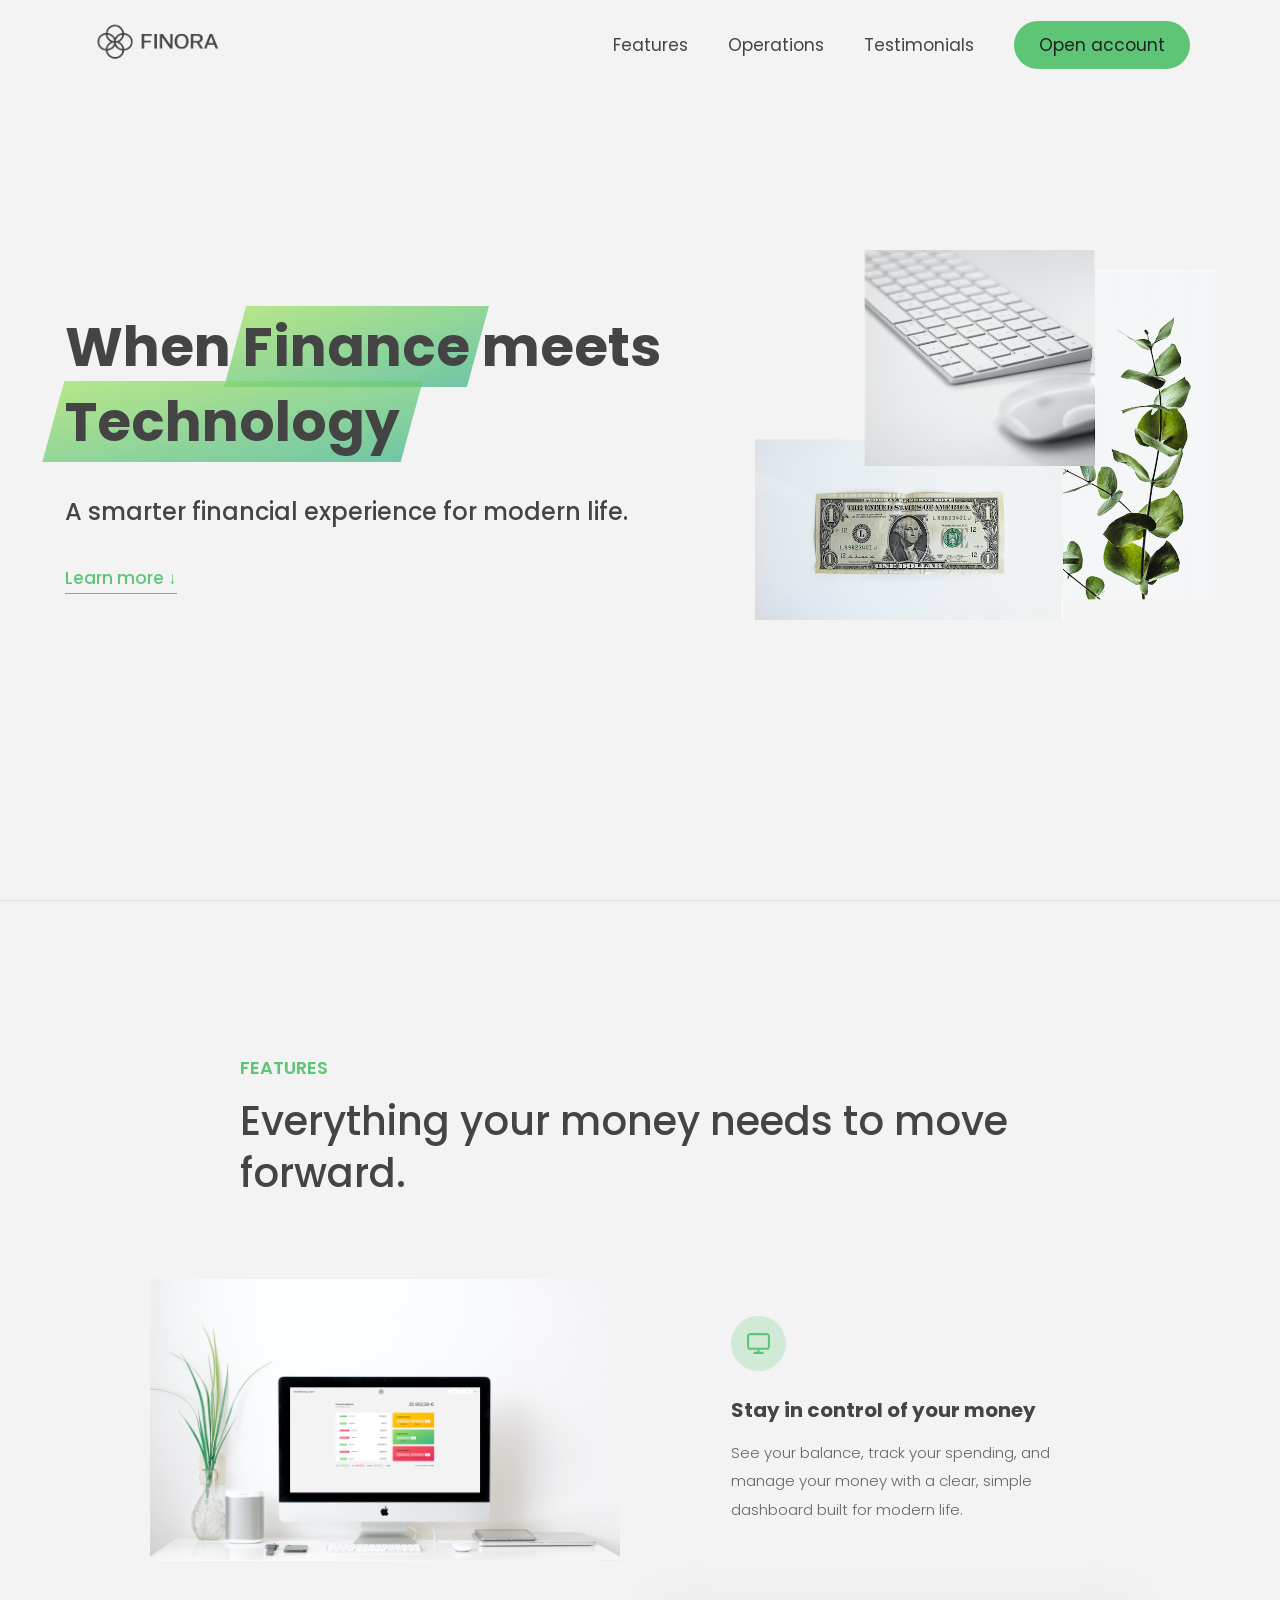
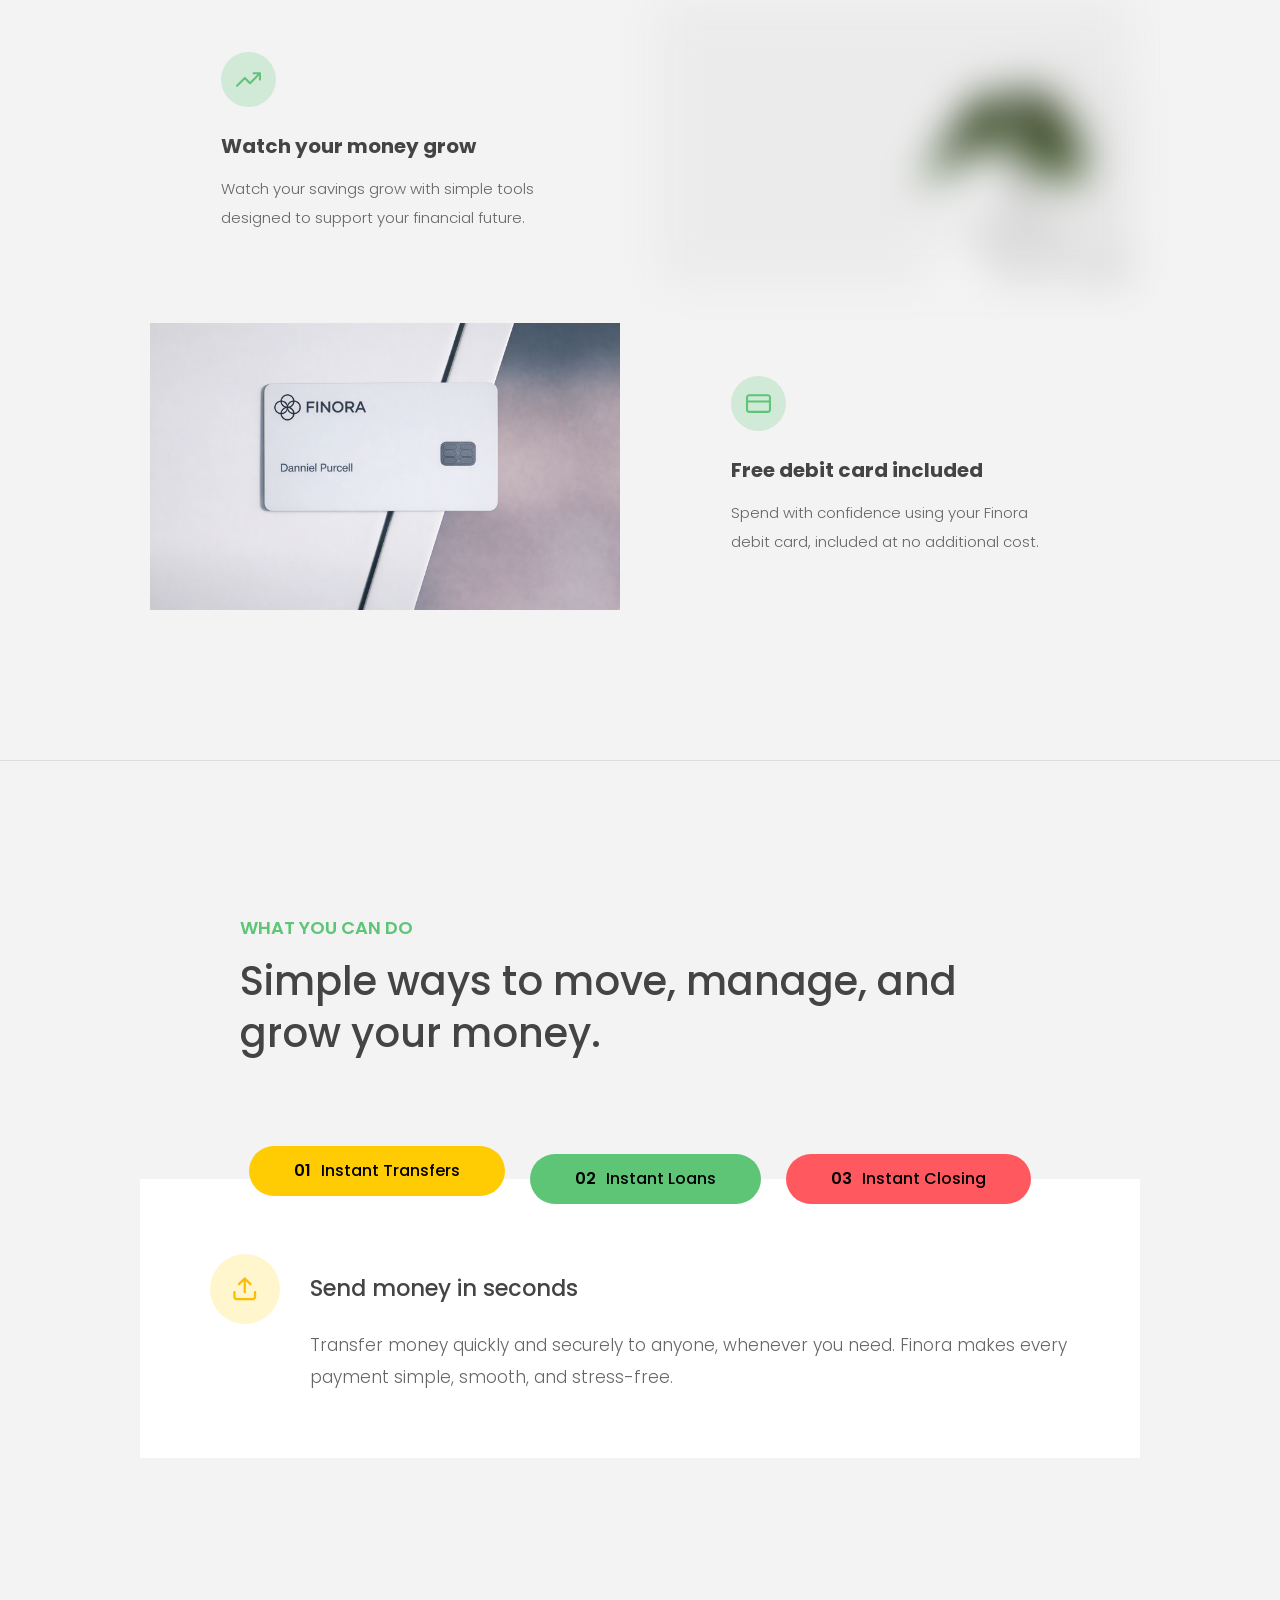
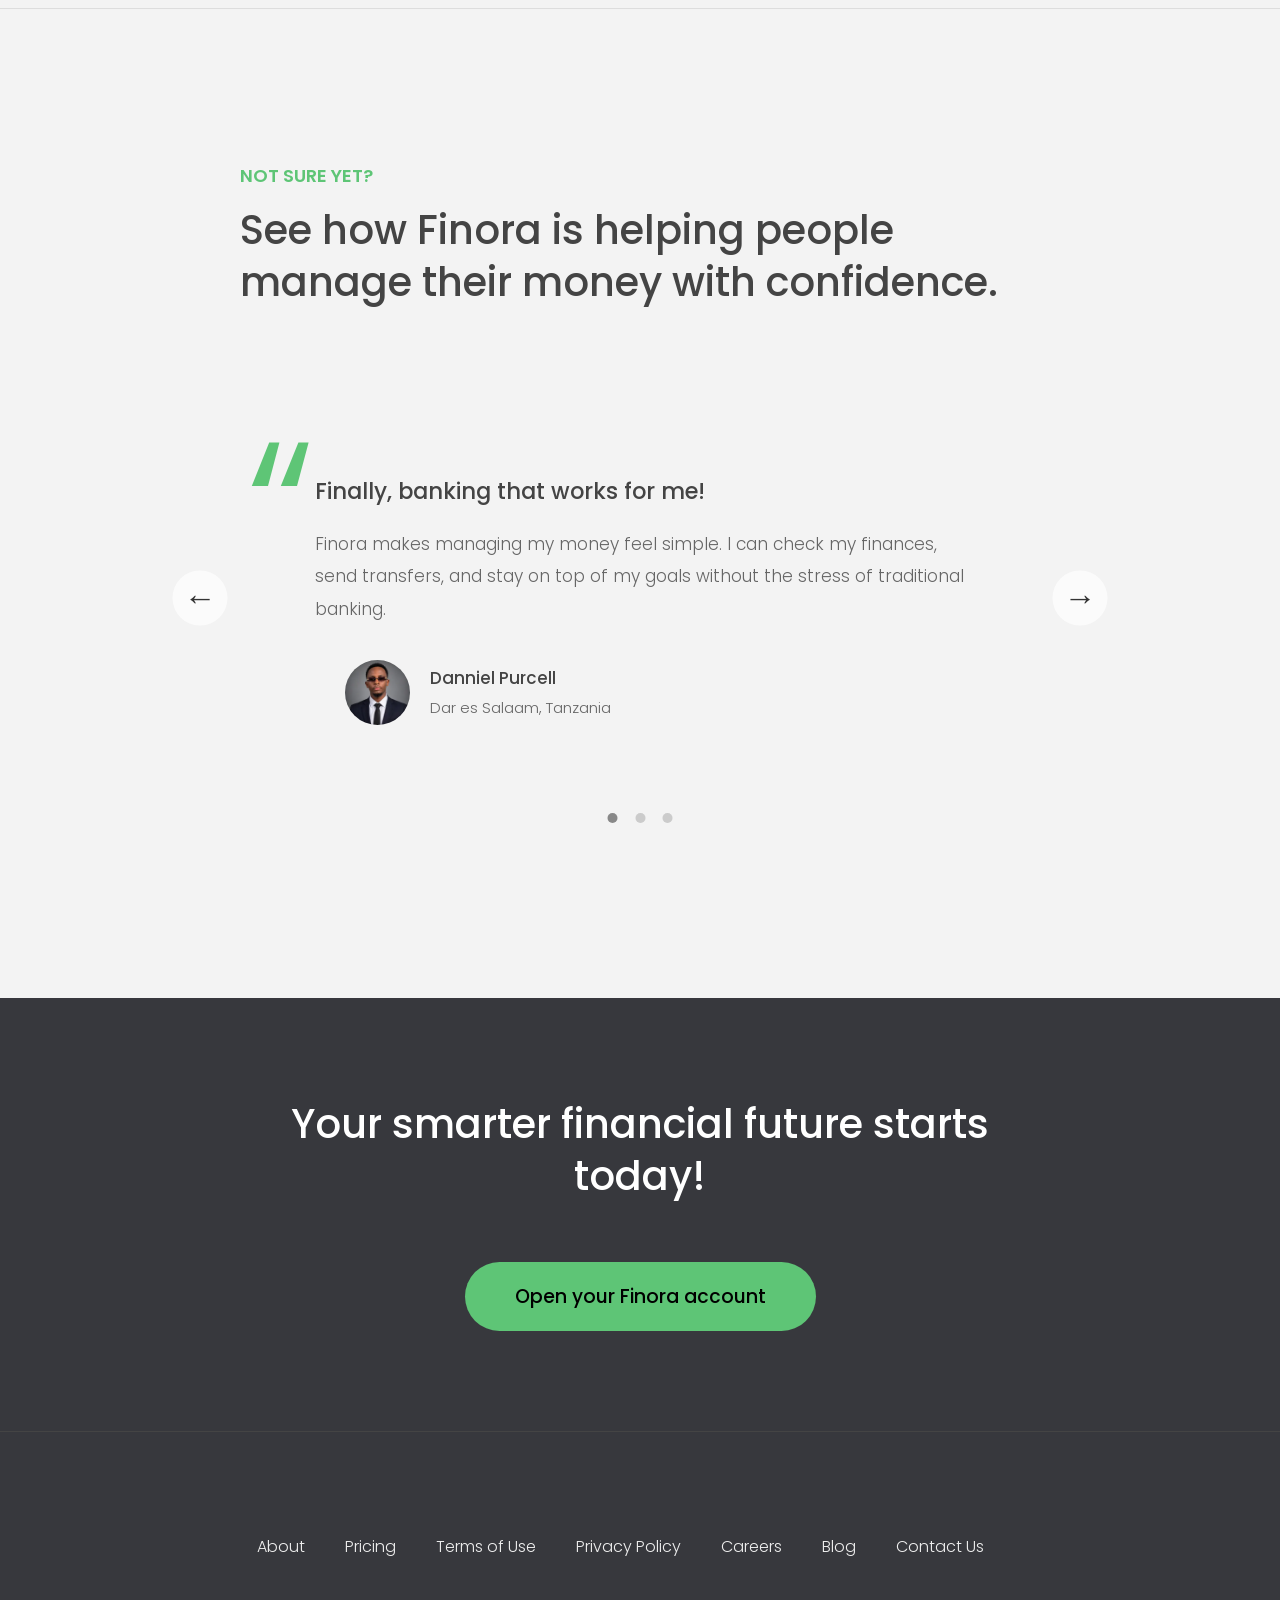
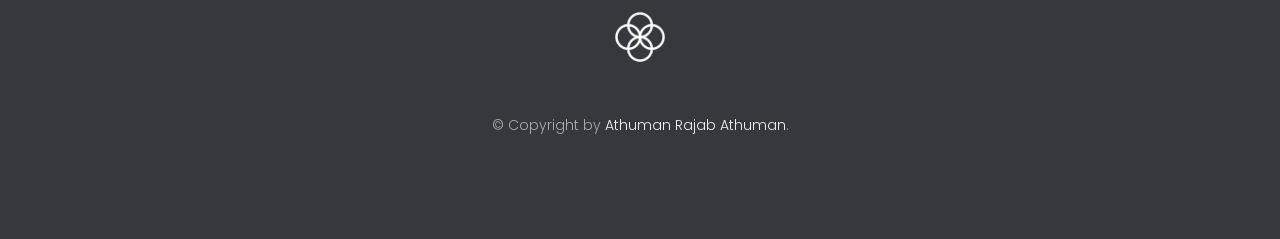
<file: index.html>
<!doctype html>
<html lang="en">
  <head>
    <meta charset="UTF-8" />
    <meta name="viewport" content="width=device-width, initial-scale=1.0" />
    <meta http-equiv="X-UA-Compatible" content="ie=edge" />
    <link rel="shortcut icon" type="image/png" href="assets/img/icon.png" />

    <link
      href="https://fonts.googleapis.com/css?family=Poppins:300,400,500,600&display=swap"
      rel="stylesheet"
    />
    <link rel="stylesheet" href="css/style.css" />
    <title>Finora</title>

    <script defer src="js/script.js"></script>
  </head>
  <body>
    <header class="header">
      <nav class="nav">
        <img
          src="assets/img/finora-logo.png"
          alt="Finora logo"
          class="nav__logo"
          id="logo"
          designer="Purcell"
          data-version-number="3.0"
        />
        <ul class="nav__links">
          <li class="nav__item">
            <a class="nav__link" href="#section--1">Features</a>
          </li>
          <li class="nav__item">
            <a class="nav__link" href="#section--2">Operations</a>
          </li>
          <li class="nav__item">
            <a class="nav__link" href="#section--3">Testimonials</a>
          </li>
          <li class="nav__item">
            <a class="nav__link nav__link--btn btn--show-modal" href="#"
              >Open account</a
            >
          </li>
        </ul>
      </nav>

      <div class="header__title">
        <h1>
          When
          <!-- Green highlight effect -->
          <span class="highlight">Finance</span>
          meets<br />
          <span class="highlight">Technology</span>
        </h1>
        <h4>A smarter financial experience for modern life.</h4>
        <button class="btn--text btn--scroll-to">Learn more &DownArrow;</button>
        <img
          src="assets/img/hero.png"
          class="header__img"
          alt="Minimalist bank items"
        />
      </div>
    </header>

    <section class="section" id="section--1">
      <div class="section__title">
        <h2 class="section__description">Features</h2>
        <h3 class="section__header">
          Everything your money needs to move forward.
        </h3>
      </div>

      <div class="features">
        <img
          src="assets/img/digital-lazy.jpg"
          data-src="assets/img/digital.jpg"
          alt="Computer"
          class="features__img lazy-img"
        />
        <div class="features__feature">
          <div class="features__icon">
            <svg>
              <use xlink:href="assets/img/icons.svg#icon-monitor"></use>
            </svg>
          </div>
          <h5 class="features__header">Stay in control of your money</h5>
          <p>
            See your balance, track your spending, and manage your money with a
            clear, simple dashboard built for modern life.
          </p>
        </div>

        <div class="features__feature">
          <div class="features__icon">
            <svg>
              <use xlink:href="assets/img/icons.svg#icon-trending-up"></use>
            </svg>
          </div>
          <h5 class="features__header">Watch your money grow</h5>
          <p>
            Watch your savings grow with simple tools designed to support your
            financial future.
          </p>
        </div>
        <img
          src="assets/img/grow-lazy.jpg"
          data-src="assets/img/grow.jpg"
          alt="Plant"
          class="features__img lazy-img"
        />

        <img
          src="assets/img/card-lazy.jpg"
          data-src="assets/img/card.jpg"
          alt="Credit card"
          class="features__img lazy-img"
        />
        <div class="features__feature">
          <div class="features__icon">
            <svg>
              <use xlink:href="assets/img/icons.svg#icon-credit-card"></use>
            </svg>
          </div>
          <h5 class="features__header">Free debit card included</h5>
          <p>
            Spend with confidence using your Finora debit card, included at no
            additional cost.
          </p>
        </div>
      </div>
    </section>

    <section class="section" id="section--2">
      <div class="section__title">
        <h2 class="section__description">What you can do</h2>
        <h3 class="section__header">
          Simple ways to move, manage, and grow your money.
        </h3>
      </div>

      <div class="operations">
        <div class="operations__tab-container">
          <button
            class="btn operations__tab operations__tab--1 operations__tab--active"
            data-tab="1"
          >
            <span>01</span>Instant Transfers
          </button>
          <button class="btn operations__tab operations__tab--2" data-tab="2">
            <span>02</span>Instant Loans
          </button>
          <button class="btn operations__tab operations__tab--3" data-tab="3">
            <span>03</span>Instant Closing
          </button>
        </div>
        <div
          class="operations__content operations__content--1 operations__content--active"
        >
          <div class="operations__icon operations__icon--1">
            <svg>
              <use xlink:href="assets/img/icons.svg#icon-upload"></use>
            </svg>
          </div>
          <h5 class="operations__header">Send money in seconds</h5>
          <p>
            Transfer money quickly and securely to anyone, whenever you need.
            Finora makes every payment simple, smooth, and stress-free.
          </p>
        </div>

        <div class="operations__content operations__content--2">
          <div class="operations__icon operations__icon--2">
            <svg>
              <use xlink:href="assets/img/icons.svg#icon-home"></use>
            </svg>
          </div>
          <h5 class="operations__header">Turn your plans into progress</h5>
          <p>
            Access flexible loans designed to help you take the next step with
            confidence and move closer to the life you want.
          </p>
        </div>
        <div class="operations__content operations__content--3">
          <div class="operations__icon operations__icon--3">
            <svg>
              <use xlink:href="assets/img/icons.svg#icon-user-x"></use>
            </svg>
          </div>
          <h5 class="operations__header">Freedom to manage your account</h5>
          <p>
            Finora keeps account management simple, giving you the flexibility
            to stay, switch, or close your account whenever you want.
          </p>
        </div>
      </div>
    </section>

    <section class="section" id="section--3">
      <div class="section__title section__title--testimonials">
        <h2 class="section__description">Not sure yet?</h2>
        <h3 class="section__header">
          See how Finora is helping people manage their money with confidence.
        </h3>
      </div>

      <div class="slider">
        <div class="slide slide--1">
          <div class="testimonial">
            <h5 class="testimonial__header">
              Finally, banking that works for me!
            </h5>
            <blockquote class="testimonial__text">
              Finora makes managing my money feel simple. I can check my
              finances, send transfers, and stay on top of my goals without the
              stress of traditional banking.
            </blockquote>
            <address class="testimonial__author">
              <img src="assets/img/user-1.webp" alt="" class="testimonial__photo" />
              <h6 class="testimonial__name">Danniel Purcell</h6>
              <p class="testimonial__location">Dar es Salaam, Tanzania</p>
            </address>
          </div>
        </div>

        <div class="slide slide--2">
          <div class="testimonial">
            <h5 class="testimonial__header">
              My money finally feels organized
            </h5>
            <blockquote class="testimonial__text">
              Finora gives me a clear view of my spending, savings, and goals,
              so I can manage my money confidently without feeling overwhelmed.
            </blockquote>
            <address class="testimonial__author">
              <img src="assets/img/user-2.webp" alt="" class="testimonial__photo" />
              <h6 class="testimonial__name">Mrs. Avry</h6>
              <p class="testimonial__location">Mwanza, Tanzania</p>
            </address>
          </div>
        </div>

        <div class="slide slide--3">
          <div class="testimonial">
            <h5 class="testimonial__header">
              A loan that helped me reach my goal
            </h5>
            <blockquote class="testimonial__text">
              Finora made the loan process simple and easy to understand. The
              extra support helped me handle an important expense and move
              forward without unnecessary stress.
            </blockquote>
            <address class="testimonial__author">
              <img src="assets/img/user-3.webp" alt="" class="testimonial__photo" />
              <h6 class="testimonial__name">Abdallah Msapo</h6>
              <p class="testimonial__location">Dodoma, Tanzania</p>
            </address>
          </div>
        </div>

        <!-- <div class="slide"><img src="assets/img/img-1.jpg" alt="Photo 1" /></div>
        <div class="slide"><img src="assets/img/img-2.jpg" alt="Photo 2" /></div>
        <div class="slide"><img src="assets/img/img-3.jpg" alt="Photo 3" /></div>
        <div class="slide"><img src="assets/img/img-4.jpg" alt="Photo 4" /></div> -->
        <button class="slider__btn slider__btn--left">&larr;</button>
        <button class="slider__btn slider__btn--right">&rarr;</button>
        <div class="dots"></div>
      </div>
    </section>

    <section class="section section--sign-up">
      <div class="section__title">
        <h3 class="section__header">
          Your smarter financial future starts today!
        </h3>
      </div>
      <button class="btn btn--show-modal">Open your Finora account</button>
    </section>

    <footer class="footer">
      <ul class="footer__nav">
        <li class="footer__item">
          <a class="footer__link" href="pages/about.html">About</a>
        </li>
        <li class="footer__item">
          <a class="footer__link" href="pages/pricing.html">Pricing</a>
        </li>
        <li class="footer__item">
          <a class="footer__link" href="pages/terms.html">Terms of Use</a>
        </li>
        <li class="footer__item">
          <a class="footer__link" href="pages/privacy.html">Privacy Policy</a>
        </li>
        <li class="footer__item">
          <a class="footer__link" href="pages/careers.html">Careers</a>
        </li>
        <li class="footer__item">
          <a class="footer__link" href="pages/blog.html">Blog</a>
        </li>
        <li class="footer__item">
          <a class="footer__link" href="pages/contact.html">Contact Us</a>
        </li>
      </ul>
      <img src="assets/img/icon.png" alt="Logo" class="footer__logo" />
      <p class="footer__copyright">
        &copy; Copyright by
        <a
          class="footer__link twitter-link"
          target="_blank"
          href="https://www.linkedin.com/in/athuman-rajab-53443a35a/"
          >Athuman Rajab Athuman</a
        >.
      </p>
    </footer>

    <div class="modal hidden">
      <button class="btn--close-modal">&times;</button>
      <h2 class="modal__header">
        Open your bank account <br />
        in just <span class="highlight">5 minutes</span>
      </h2>
      <form class="modal__form">
        <label>First Name</label>
        <input type="text" />
        <label>Last Name</label>
        <input type="text" />
        <label>Email Address</label>
        <input type="email" />
        <button class="btn">Next step &rarr;</button>
      </form>
    </div>
    <div class="overlay hidden"></div>

    <!-- <script src="js/script.js"></script> -->
  </body>
</html>
</file>
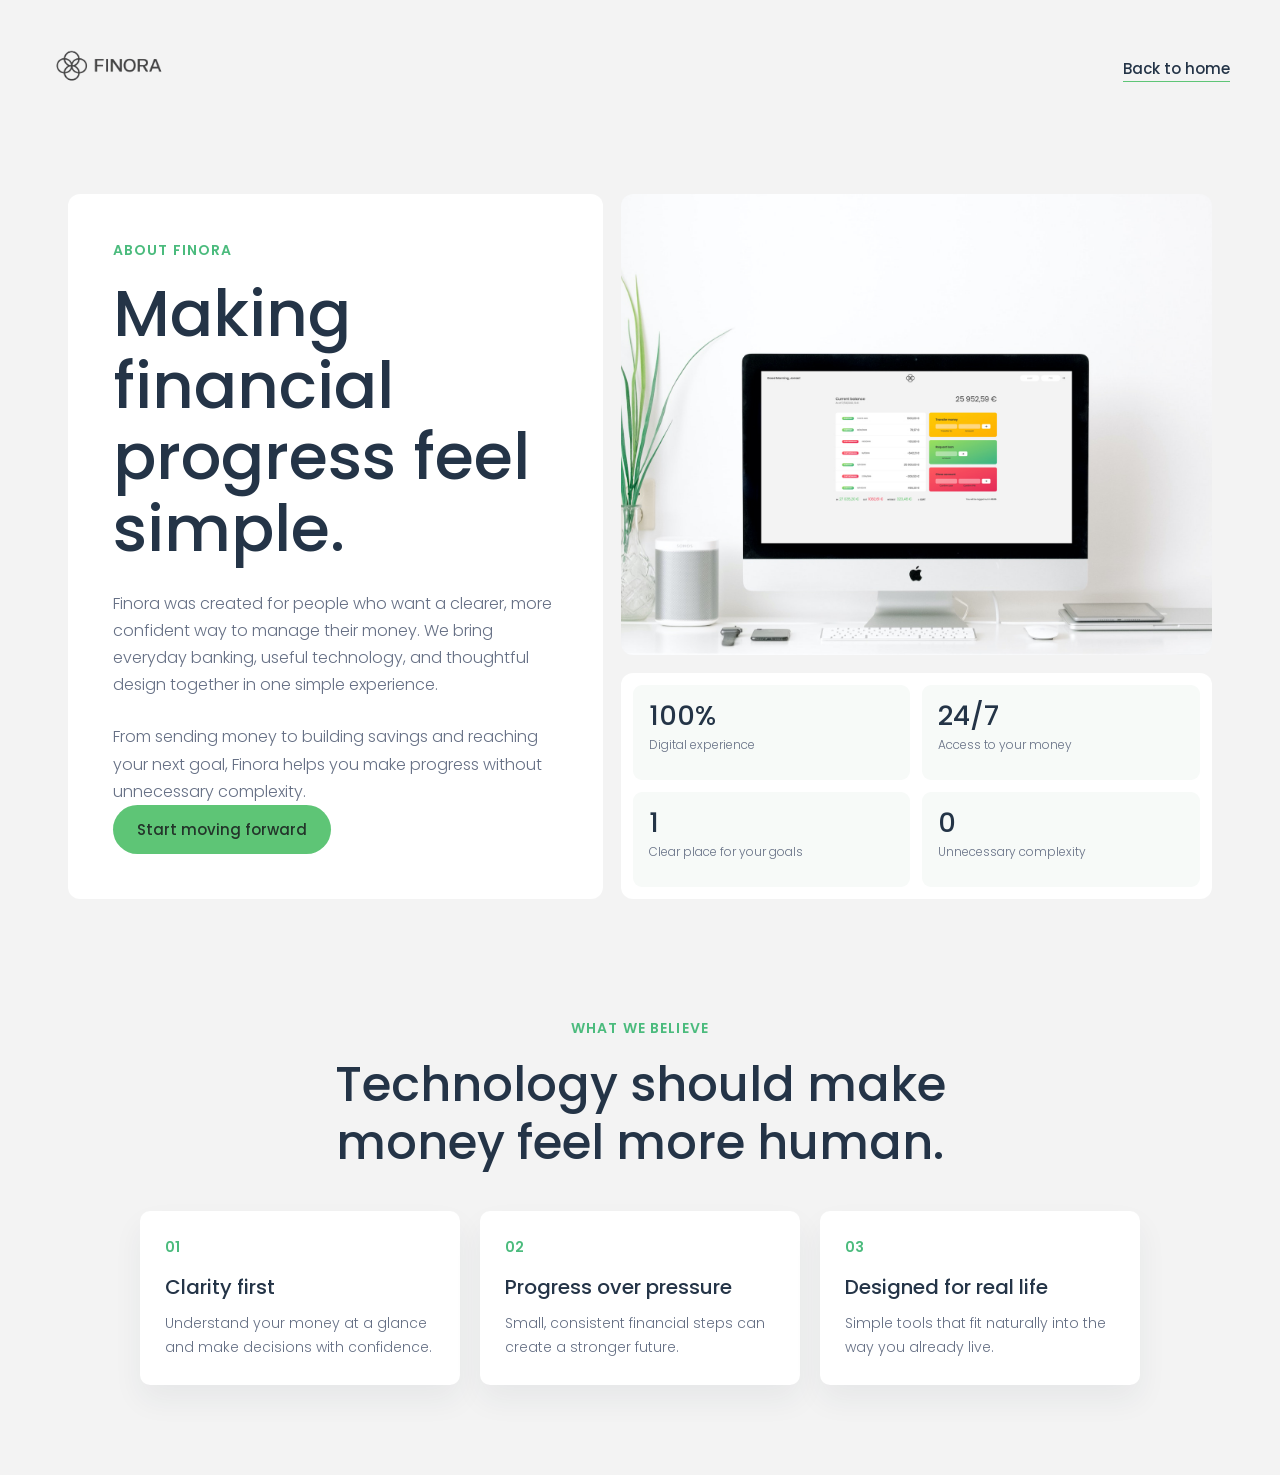
<file: pages/about.html>
<!doctype html>
<html lang="en">
  <head>
    <meta charset="UTF-8" />
    <meta name="viewport" content="width=device-width, initial-scale=1.0" />
    <meta http-equiv="X-UA-Compatible" content="ie=edge" />
    <link rel="shortcut icon" type="image/png" href="../assets/img/icon.png" />
    <link
      href="https://fonts.googleapis.com/css?family=Poppins:300,400,500,600&display=swap"
      rel="stylesheet"
    />
    <link rel="stylesheet" href="../css/about.css" />
    <title>Finora | About Us</title>
  </head>
  <body>
    <header class="about-header">
      <nav class="about-nav" aria-label="About navigation">
        <a href="../index.html" aria-label="Back to Finora home">
          <img src="../assets/img/finora-logo.png" alt="Finora" class="about-logo" />
        </a>
        <a class="about-back" href="../index.html">Back to home</a>
      </nav>
    </header>

    <main class="about-main">
      <section class="about-story" aria-labelledby="about-title">
        <div class="about-copy">
          <p class="about-eyebrow">ABOUT FINORA</p>
          <h1 id="about-title">Making financial progress feel simple.</h1>
          <p class="about-text">
            Finora was created for people who want a clearer, more confident way
            to manage their money. We bring everyday banking, useful technology,
            and thoughtful design together in one simple experience.
          </p>
          <p class="about-text">
            From sending money to building savings and reaching your next goal,
            Finora helps you make progress without unnecessary complexity.
          </p>
          <a class="about-button" href="../index.html#section--sign-up"
            >Start moving forward</a
          >
        </div>

        <div class="about-visual">
          <img src="../assets/img/digital.jpg" alt="Finora financial dashboard" />
          <div class="about-stats" aria-label="Finora highlights">
            <div class="about-stat">
              <strong>100%</strong>
              <span>Digital experience</span>
            </div>
            <div class="about-stat">
              <strong>24/7</strong>
              <span>Access to your money</span>
            </div>
            <div class="about-stat">
              <strong>1</strong>
              <span>Clear place for your goals</span>
            </div>
            <div class="about-stat">
              <strong>0</strong>
              <span>Unnecessary complexity</span>
            </div>
          </div>
        </div>
      </section>

      <section class="about-values" aria-labelledby="values-title">
        <p class="about-eyebrow">WHAT WE BELIEVE</p>
        <h2 id="values-title">Technology should make money feel more human.</h2>
        <div class="values-grid">
          <article>
            <span class="value-number">01</span>
            <h3>Clarity first</h3>
            <p>
              Understand your money at a glance and make decisions with
              confidence.
            </p>
          </article>
          <article>
            <span class="value-number">02</span>
            <h3>Progress over pressure</h3>
            <p>
              Small, consistent financial steps can create a stronger future.
            </p>
          </article>
          <article>
            <span class="value-number">03</span>
            <h3>Designed for real life</h3>
            <p>
              Simple tools that fit naturally into the way you already live.
            </p>
          </article>
        </div>
      </section>
    </main>
  </body>
</html>
</file>
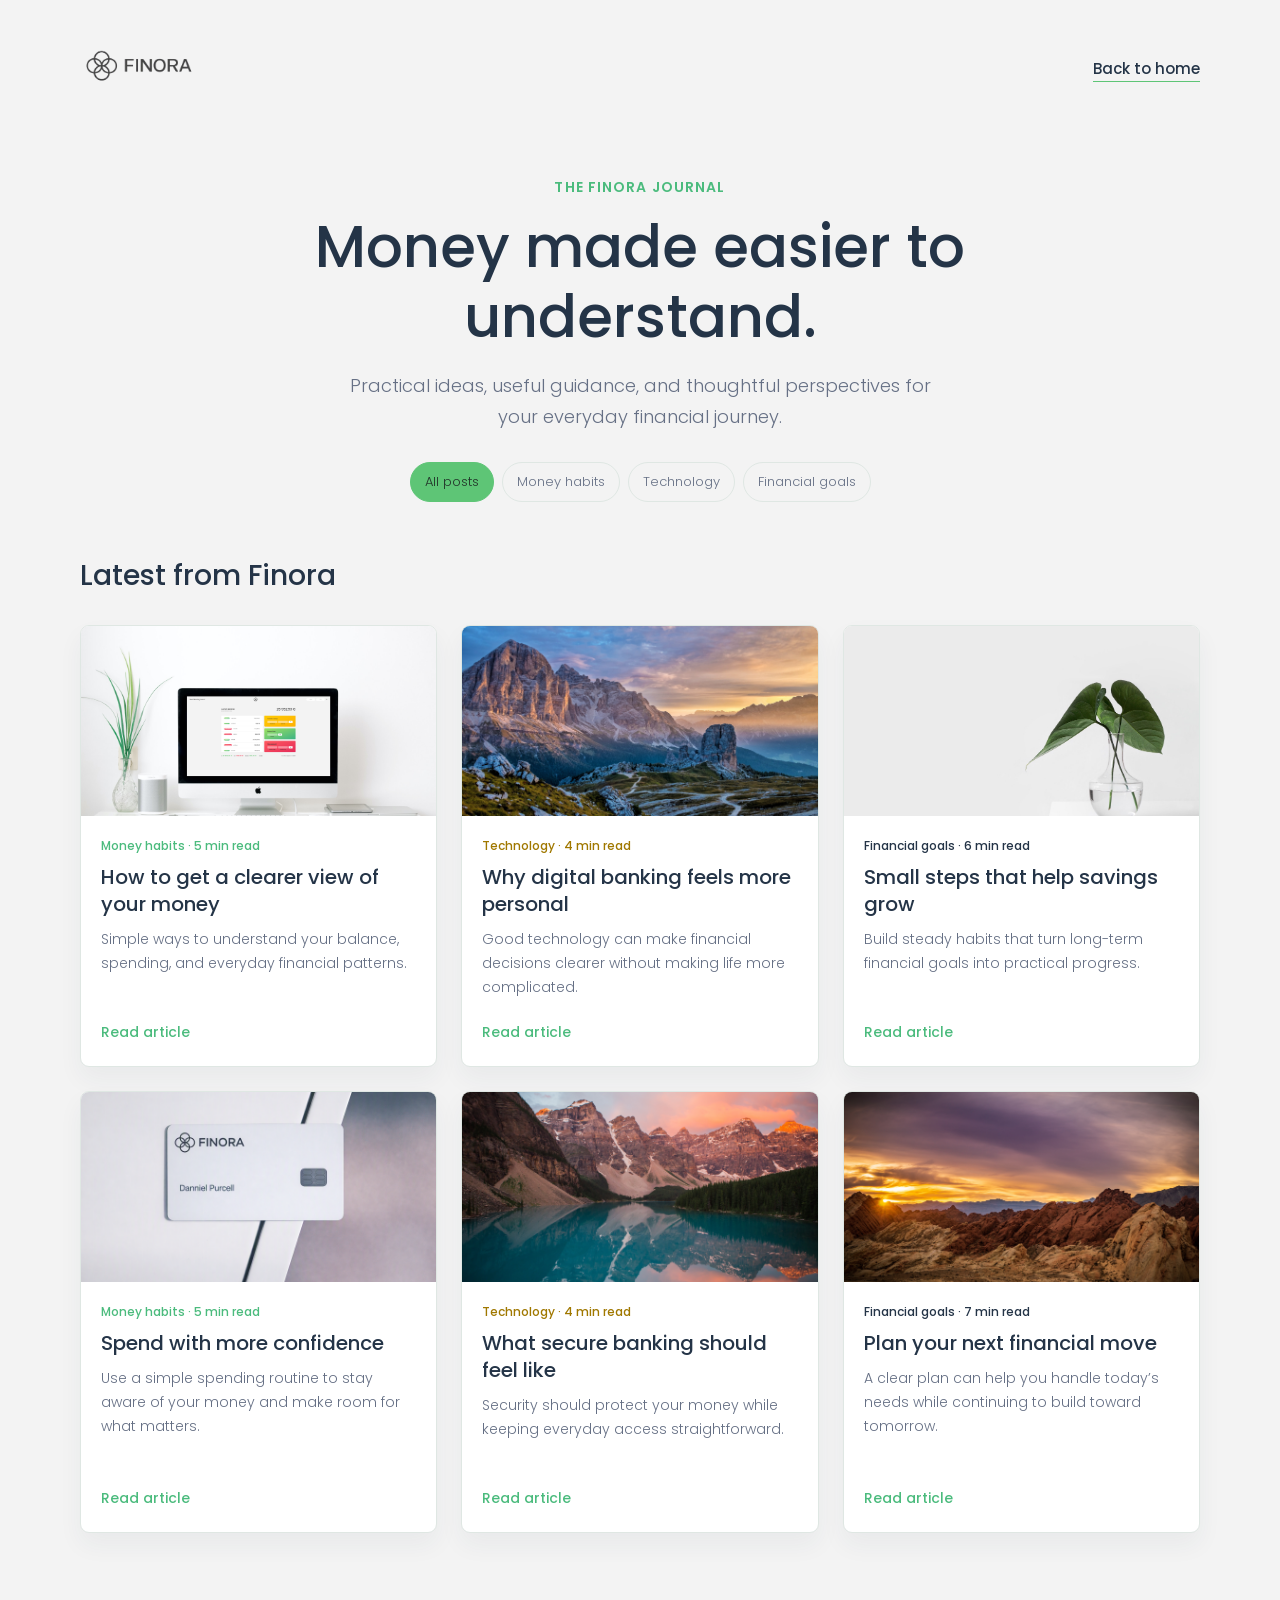
<file: pages/blog.html>
<!doctype html>
<html lang="en">
  <head>
    <meta charset="UTF-8" />
    <meta name="viewport" content="width=device-width, initial-scale=1.0" />
    <meta http-equiv="X-UA-Compatible" content="ie=edge" />
    <link rel="shortcut icon" type="image/png" href="../assets/img/icon.png" />
    <link
      href="https://fonts.googleapis.com/css?family=Poppins:300,400,500,600&display=swap"
      rel="stylesheet"
    />
    <link rel="stylesheet" href="../css/blog.css" />
    <script defer src="../js/blog.js"></script>
    <title>Finora | Blog</title>
  </head>
  <body>
    <header class="blog-header">
      <nav class="blog-nav" aria-label="Blog navigation">
        <a href="../index.html" aria-label="Back to Finora home">
          <img src="../assets/img/finora-logo.png" alt="Finora" class="blog-logo" />
        </a>
        <a class="blog-back" href="../index.html">Back to home</a>
      </nav>

      <div class="blog-intro">
        <p class="blog-eyebrow">THE FINORA JOURNAL</p>
        <h1>Money made easier to understand.</h1>
        <p>
          Practical ideas, useful guidance, and thoughtful perspectives for your
          everyday financial journey.
        </p>
        <div class="blog-filters" role="group" aria-label="Filter blog posts">
          <button
            class="filter-button is-active"
            type="button"
            data-filter="all"
          >
            All posts
          </button>
          <button class="filter-button" type="button" data-filter="money">
            Money habits
          </button>
          <button class="filter-button" type="button" data-filter="technology">
            Technology
          </button>
          <button class="filter-button" type="button" data-filter="goals">
            Financial goals
          </button>
        </div>
      </div>
    </header>

    <main class="blog-main">
      <h2 class="blog-section-title">Latest from Finora</h2>
      <section class="post-grid" aria-label="Latest blog posts">
        <article class="post-card" data-category="money">
          <img src="../assets/img/digital.jpg" alt="Financial dashboard on a computer" />
          <div class="post-card__body">
            <p class="post-card__meta">Money habits · 5 min read</p>
            <h3>How to get a clearer view of your money</h3>
            <p>
              Simple ways to understand your balance, spending, and everyday
              financial patterns.
            </p>
            <a href="#" class="post-card__link">Read article</a>
          </div>
        </article>

        <article class="post-card" data-category="technology">
          <img src="../assets/img/img-1.jpg" alt="Digital finance workspace" />
          <div class="post-card__body">
            <p class="post-card__meta">Technology · 4 min read</p>
            <h3>Why digital banking feels more personal</h3>
            <p>
              Good technology can make financial decisions clearer without
              making life more complicated.
            </p>
            <a href="#" class="post-card__link">Read article</a>
          </div>
        </article>

        <article class="post-card" data-category="goals">
          <img
            src="../assets/img/grow.jpg"
            alt="Growing plant representing financial progress"
          />
          <div class="post-card__body">
            <p class="post-card__meta">Financial goals · 6 min read</p>
            <h3>Small steps that help savings grow</h3>
            <p>
              Build steady habits that turn long-term financial goals into
              practical progress.
            </p>
            <a href="#" class="post-card__link">Read article</a>
          </div>
        </article>

        <article class="post-card" data-category="money">
          <img src="../assets/img/card.jpg" alt="Finora debit card" />
          <div class="post-card__body">
            <p class="post-card__meta">Money habits · 5 min read</p>
            <h3>Spend with more confidence</h3>
            <p>
              Use a simple spending routine to stay aware of your money and make
              room for what matters.
            </p>
            <a href="#" class="post-card__link">Read article</a>
          </div>
        </article>

        <article class="post-card" data-category="technology">
          <img src="../assets/img/img-2.jpg" alt="Mobile phone showing a financial app" />
          <div class="post-card__body">
            <p class="post-card__meta">Technology · 4 min read</p>
            <h3>What secure banking should feel like</h3>
            <p>
              Security should protect your money while keeping everyday access
              straightforward.
            </p>
            <a href="#" class="post-card__link">Read article</a>
          </div>
        </article>

        <article class="post-card" data-category="goals">
          <img src="../assets/img/img-3.jpg" alt="Laptop showing a financial dashboard" />
          <div class="post-card__body">
            <p class="post-card__meta">Financial goals · 7 min read</p>
            <h3>Plan your next financial move</h3>
            <p>
              A clear plan can help you handle today’s needs while continuing to
              build toward tomorrow.
            </p>
            <a href="#" class="post-card__link">Read article</a>
          </div>
        </article>
      </section>
    </main>
  </body>
</html>
</file>
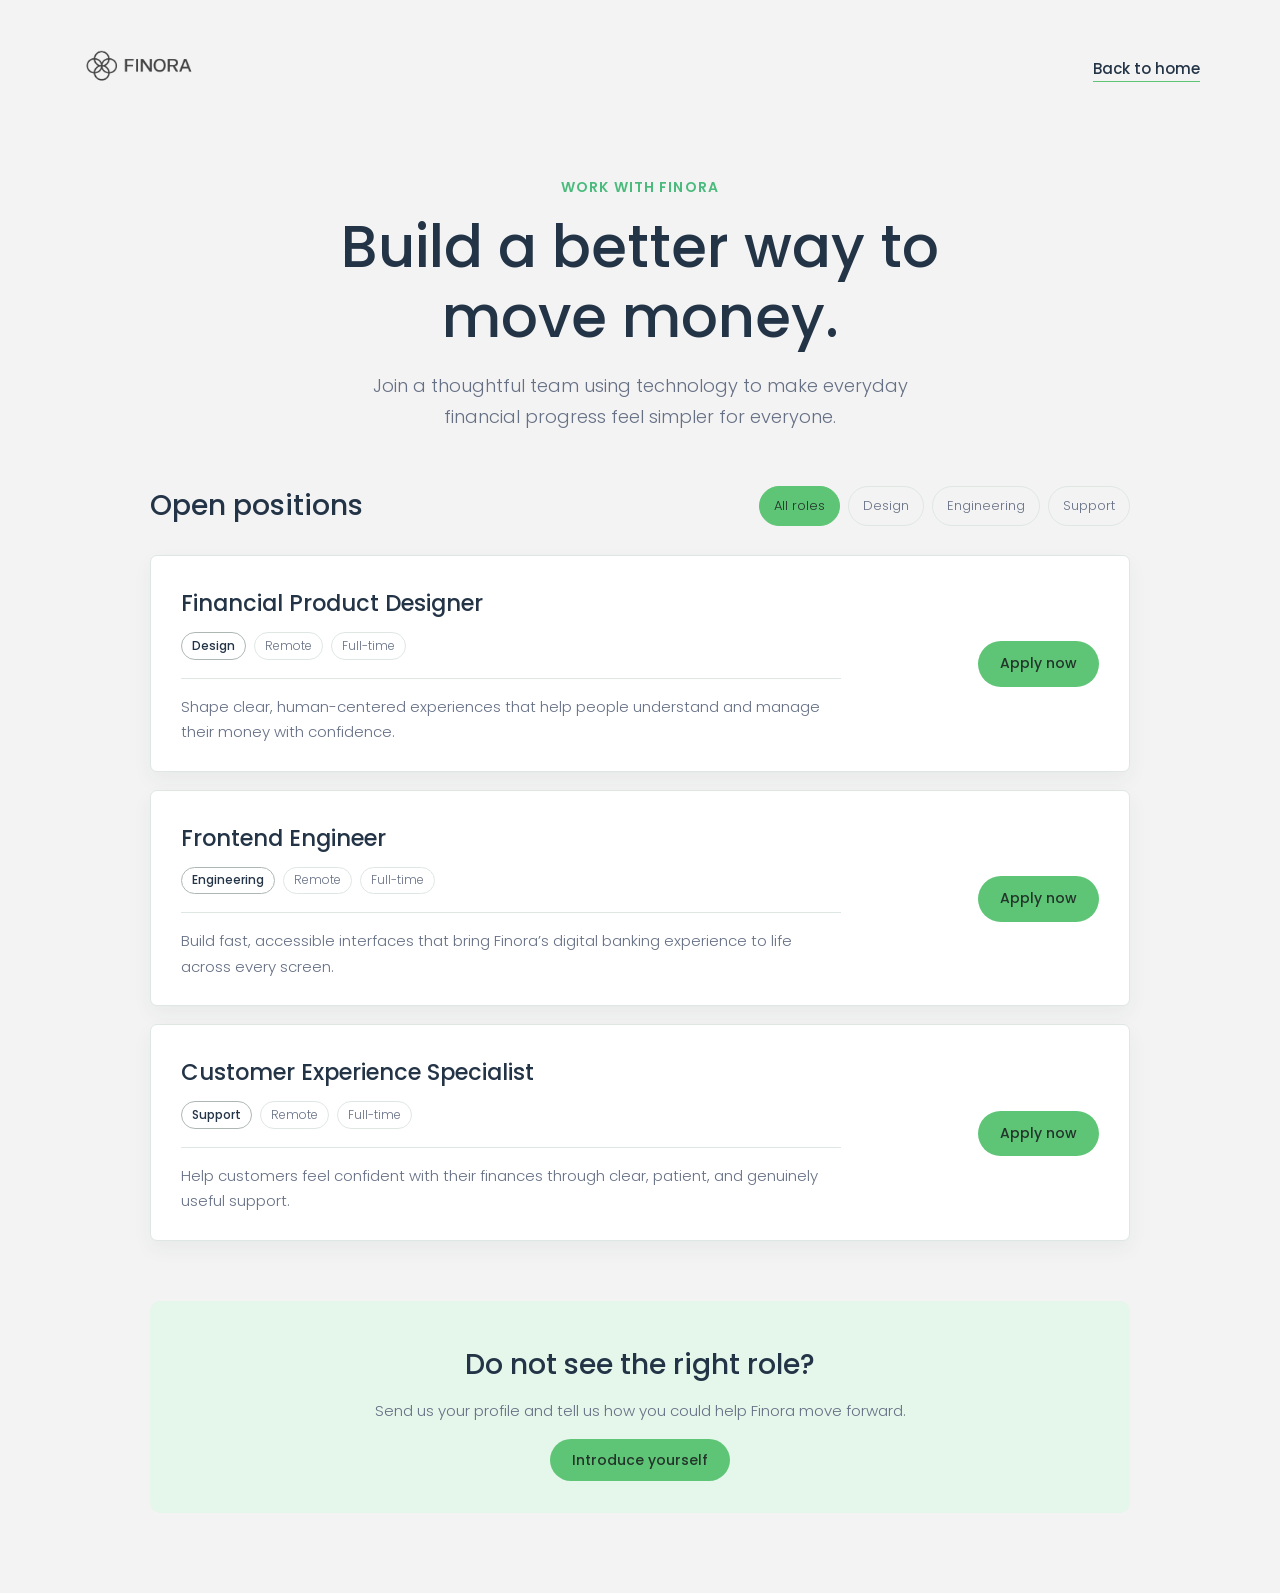
<file: pages/careers.html>
<!doctype html>
<html lang="en">
  <head>
    <meta charset="UTF-8" />
    <meta name="viewport" content="width=device-width, initial-scale=1.0" />
    <meta http-equiv="X-UA-Compatible" content="ie=edge" />
    <link rel="shortcut icon" type="image/png" href="../assets/img/icon.png" />
    <link
      href="https://fonts.googleapis.com/css?family=Poppins:300,400,500,600&display=swap"
      rel="stylesheet"
    />
    <link rel="stylesheet" href="../css/careers.css" />
    <script defer src="../js/careers.js"></script>
    <title>Finora | Careers</title>
  </head>
  <body>
    <header class="careers-header">
      <nav class="careers-nav" aria-label="Careers navigation">
        <a href="../index.html" aria-label="Back to Finora home">
          <img src="../assets/img/finora-logo.png" alt="Finora" class="careers-logo" />
        </a>
        <a class="careers-back" href="../index.html">Back to home</a>
      </nav>

      <div class="careers-intro">
        <p class="careers-eyebrow">WORK WITH FINORA</p>
        <h1>Build a better way to move money.</h1>
        <p>
          Join a thoughtful team using technology to make everyday financial
          progress feel simpler for everyone.
        </p>
      </div>
    </header>

    <main class="careers-main">
      <div class="careers-toolbar">
        <h2>Open positions</h2>
        <div
          class="careers-filters"
          role="group"
          aria-label="Filter open positions"
        >
          <button
            class="filter-button is-active"
            type="button"
            data-filter="all"
          >
            All roles
          </button>
          <button class="filter-button" type="button" data-filter="design">
            Design
          </button>
          <button class="filter-button" type="button" data-filter="engineering">
            Engineering
          </button>
          <button class="filter-button" type="button" data-filter="support">
            Support
          </button>
        </div>
      </div>

      <section class="job-list" aria-label="Open positions">
        <article class="job-card" data-category="design">
          <div>
            <h3>Financial Product Designer</h3>
            <div class="job-meta">
              <span class="job-category">Design</span><span>Remote</span
              ><span>Full-time</span>
            </div>
            <p class="job-description">
              Shape clear, human-centered experiences that help people
              understand and manage their money with confidence.
            </p>
          </div>
          <a
            class="job-button"
            href="mailto:athumanrajab0903@gmail.com?subject=Application%20-%20Financial%20Product%20Designer"
            >Apply now</a
          >
        </article>

        <article class="job-card" data-category="engineering">
          <div>
            <h3>Frontend Engineer</h3>
            <div class="job-meta">
              <span class="job-category">Engineering</span><span>Remote</span
              ><span>Full-time</span>
            </div>
            <p class="job-description">
              Build fast, accessible interfaces that bring Finora’s digital
              banking experience to life across every screen.
            </p>
          </div>
          <a
            class="job-button"
            href="mailto:athumanrajab0903@gmail.com?subject=Application%20-%20Frontend%20Engineer"
            >Apply now</a
          >
        </article>

        <article class="job-card" data-category="support">
          <div>
            <h3>Customer Experience Specialist</h3>
            <div class="job-meta">
              <span class="job-category">Support</span><span>Remote</span
              ><span>Full-time</span>
            </div>
            <p class="job-description">
              Help customers feel confident with their finances through clear,
              patient, and genuinely useful support.
            </p>
          </div>
          <a
            class="job-button"
            href="mailto:athumanrajab0903@gmail.com?subject=Application%20-%20Customer%20Experience%20Specialist"
            >Apply now</a
          >
        </article>
      </section>

      <section class="careers-cta">
        <h2>Do not see the right role?</h2>
        <p>
          Send us your profile and tell us how you could help Finora move
          forward.
        </p>
        <a
          class="careers-cta__link"
          href="mailto:athumanrajab0903@gmail.com?subject=General%20Finora%20Application"
          >Introduce yourself</a
        >
      </section>
    </main>
  </body>
</html>
</file>
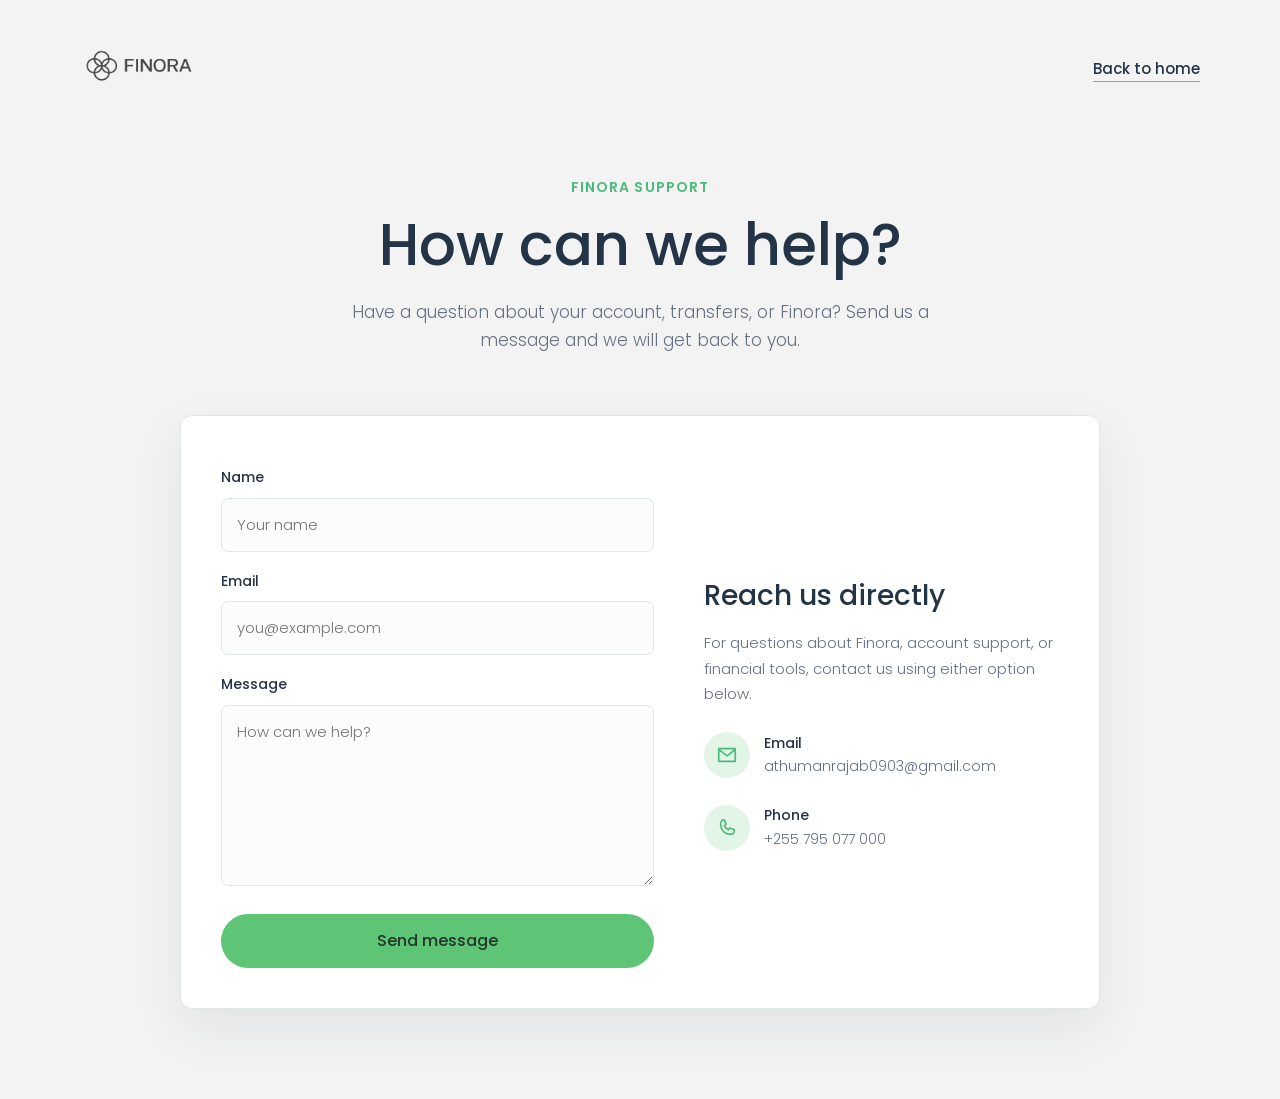
<file: pages/contact.html>
<!doctype html>
<html lang="en">
  <head>
    <meta charset="UTF-8" />
    <meta name="viewport" content="width=device-width, initial-scale=1.0" />
    <meta http-equiv="X-UA-Compatible" content="ie=edge" />
    <link rel="shortcut icon" type="image/png" href="../assets/img/icon.png" />
    <link
      href="https://fonts.googleapis.com/css?family=Poppins:300,400,500,600&display=swap"
      rel="stylesheet"
    />
    <link rel="stylesheet" href="../css/contact.css" />
    <title>Finora | Contact Us</title>
  </head>
  <body>
    <header class="contact-header">
      <nav class="contact-nav" aria-label="Contact navigation">
        <a href="../index.html" aria-label="Back to Finora home">
          <img src="../assets/img/finora-logo.png" alt="Finora" class="contact-logo" />
        </a>
        <a class="contact-back" href="../index.html">Back to home</a>
      </nav>
    </header>

    <main class="contact-main">
      <section class="contact-intro">
        <p class="contact-eyebrow">FINORA SUPPORT</p>
        <h1>How can we help?</h1>
        <p>
          Have a question about your account, transfers, or Finora? Send us a
          message and we will get back to you.
        </p>
      </section>

      <section class="contact-layout" aria-label="Contact Finora">
        <form
          class="contact-form"
          action="mailto:athumanrajab0903@gmail.com"
          method="post"
          enctype="text/plain"
        >
          <label for="name">Name</label>
          <input
            id="name"
            name="Name"
            type="text"
            placeholder="Your name"
            required
          />

          <label for="email">Email</label>
          <input
            id="email"
            name="Email"
            type="email"
            placeholder="you@example.com"
            required
          />

          <label for="message">Message</label>
          <textarea
            id="message"
            name="Message"
            rows="6"
            placeholder="How can we help?"
            required
          ></textarea>

          <button class="contact-button" type="submit">Send message</button>
        </form>

        <aside class="contact-details">
          <h2>Reach us directly</h2>
          <p>
            For questions about Finora, account support, or financial tools,
            contact us using either option below.
          </p>

          <a class="contact-method" href="mailto:athumanrajab0903@gmail.com">
            <span class="contact-method__icon" aria-hidden="true">
              <svg viewBox="0 0 24 24" focusable="false">
                <path d="M3 5h18v14H3z" />
                <path d="m3 6 9 7 9-7" />
              </svg>
            </span>
            <span>
              <strong>Email</strong>
              <span>athumanrajab0903@gmail.com</span>
            </span>
          </a>

          <a class="contact-method" href="tel:+255795077000">
            <span class="contact-method__icon" aria-hidden="true">
              <svg viewBox="0 0 24 24" focusable="false">
                <path
                  d="M6.5 3.5 9 3l2 5-2 1.5c1 2 2.5 3.5 4.5 4.5L15 12l5 2-.5 2.5C19.2 18.2 17.7 19 16 19 9.9 19 5 14.1 5 8c0-1.7.8-3.2 1.5-4.5Z"
                />
              </svg>
            </span>
            <span>
              <strong>Phone</strong>
              <span>+255 795 077 000</span>
            </span>
          </a>
        </aside>
      </section>
    </main>
  </body>
</html>
</file>
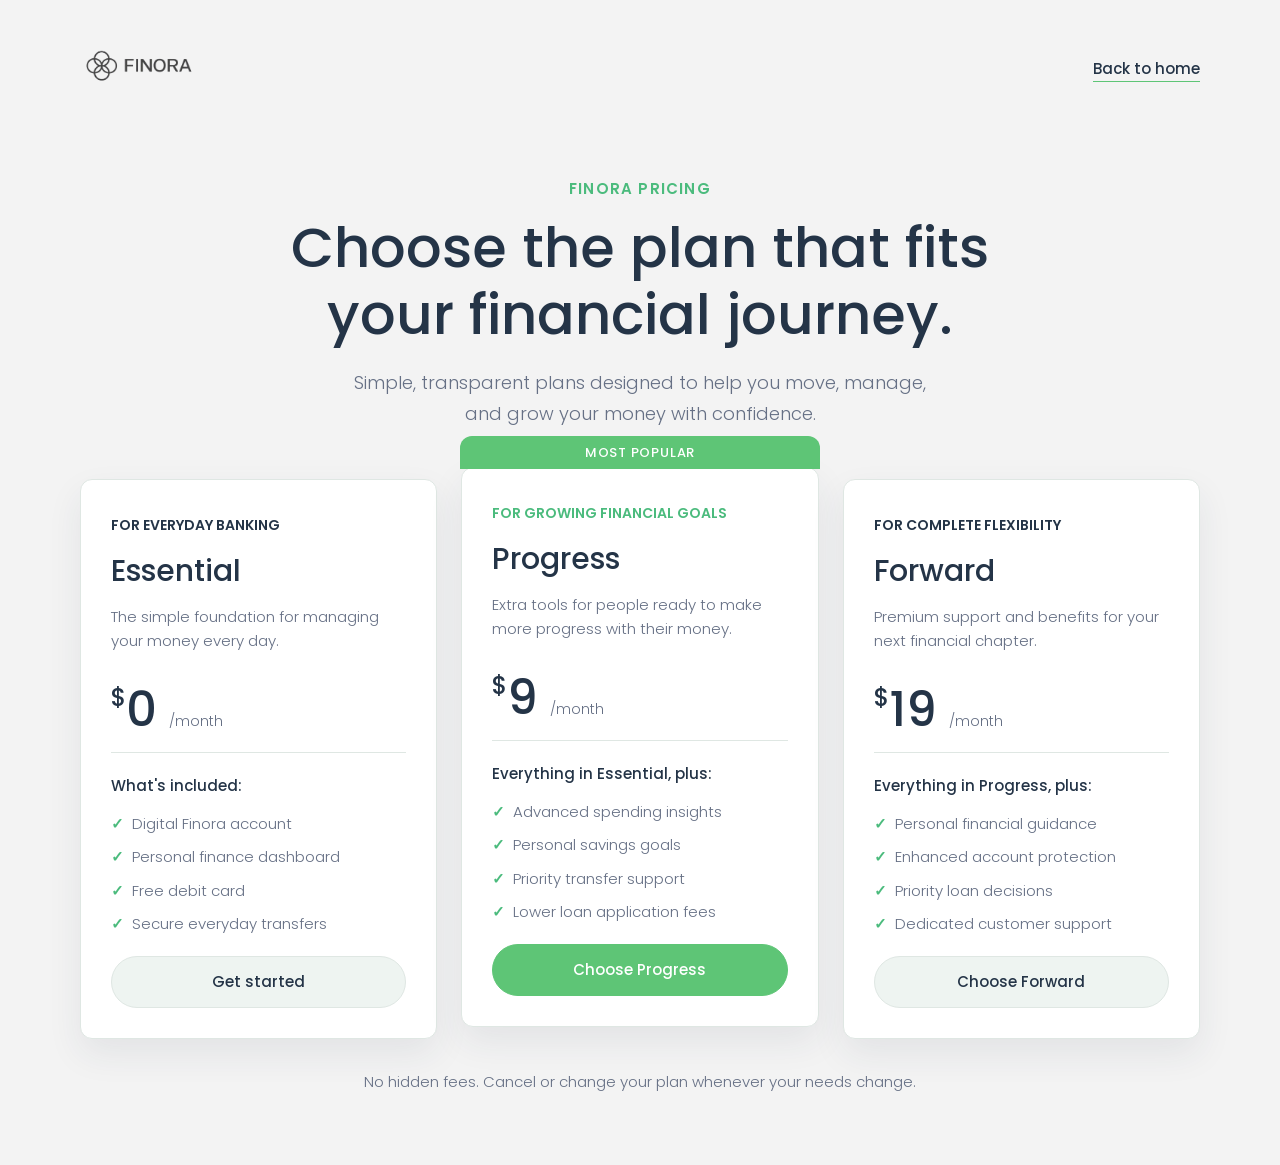
<file: pages/pricing.html>
<!doctype html>
<html lang="en">
  <head>
    <meta charset="UTF-8" />
    <meta name="viewport" content="width=device-width, initial-scale=1.0" />
    <meta http-equiv="X-UA-Compatible" content="ie=edge" />
    <link rel="shortcut icon" type="image/png" href="../assets/img/icon.png" />
    <link
      href="https://fonts.googleapis.com/css?family=Poppins:300,400,500,600&display=swap"
      rel="stylesheet"
    />
    <link rel="stylesheet" href="../css/pricing.css" />
    <title>Finora | Pricing</title>
  </head>
  <body>
    <header class="pricing-header">
      <nav class="pricing-nav" aria-label="Pricing navigation">
        <a href="../index.html" aria-label="Back to Finora home">
          <img src="../assets/img/finora-logo.png" alt="Finora" class="pricing-logo" />
        </a>
        <a class="pricing-back" href="../index.html">Back to home</a>
      </nav>

      <div class="pricing-intro">
        <p class="pricing-eyebrow">FINORA PRICING</p>
        <h1>Choose the plan that fits your financial journey.</h1>
        <p class="pricing-subtitle">
          Simple, transparent plans designed to help you move, manage, and grow
          your money with confidence.
        </p>
      </div>
    </header>

    <main class="pricing-main">
      <section class="pricing-grid" aria-label="Finora pricing plans">
        <article class="pricing-card pricing-card--basic">
          <p class="pricing-card__label">For everyday banking</p>
          <h2>Essential</h2>
          <p class="pricing-card__description">
            The simple foundation for managing your money every day.
          </p>
          <p class="pricing-card__price">
            <span>$</span>0 <small>/month</small>
          </p>
          <hr />
          <h3>What's included:</h3>
          <ul>
            <li>Digital Finora account</li>
            <li>Personal finance dashboard</li>
            <li>Free debit card</li>
            <li>Secure everyday transfers</li>
          </ul>
          <a class="pricing-card__button" href="../index.html#section--sign-up"
            >Get started</a
          >
        </article>

        <article class="pricing-card pricing-card--featured">
          <div class="pricing-card__badge">Most popular</div>
          <p class="pricing-card__label">For growing financial goals</p>
          <h2>Progress</h2>
          <p class="pricing-card__description">
            Extra tools for people ready to make more progress with their money.
          </p>
          <p class="pricing-card__price">
            <span>$</span>9 <small>/month</small>
          </p>
          <hr />
          <h3>Everything in Essential, plus:</h3>
          <ul>
            <li>Advanced spending insights</li>
            <li>Personal savings goals</li>
            <li>Priority transfer support</li>
            <li>Lower loan application fees</li>
          </ul>
          <a class="pricing-card__button" href="../index.html#section--sign-up"
            >Choose Progress</a
          >
        </article>

        <article class="pricing-card pricing-card--premium">
          <p class="pricing-card__label">For complete flexibility</p>
          <h2>Forward</h2>
          <p class="pricing-card__description">
            Premium support and benefits for your next financial chapter.
          </p>
          <p class="pricing-card__price">
            <span>$</span>19 <small>/month</small>
          </p>
          <hr />
          <h3>Everything in Progress, plus:</h3>
          <ul>
            <li>Personal financial guidance</li>
            <li>Enhanced account protection</li>
            <li>Priority loan decisions</li>
            <li>Dedicated customer support</li>
          </ul>
          <a class="pricing-card__button" href="../index.html#section--sign-up"
            >Choose Forward</a
          >
        </article>
      </section>

      <p class="pricing-note">
        No hidden fees. Cancel or change your plan whenever your needs change.
      </p>
    </main>
  </body>
</html>
</file>
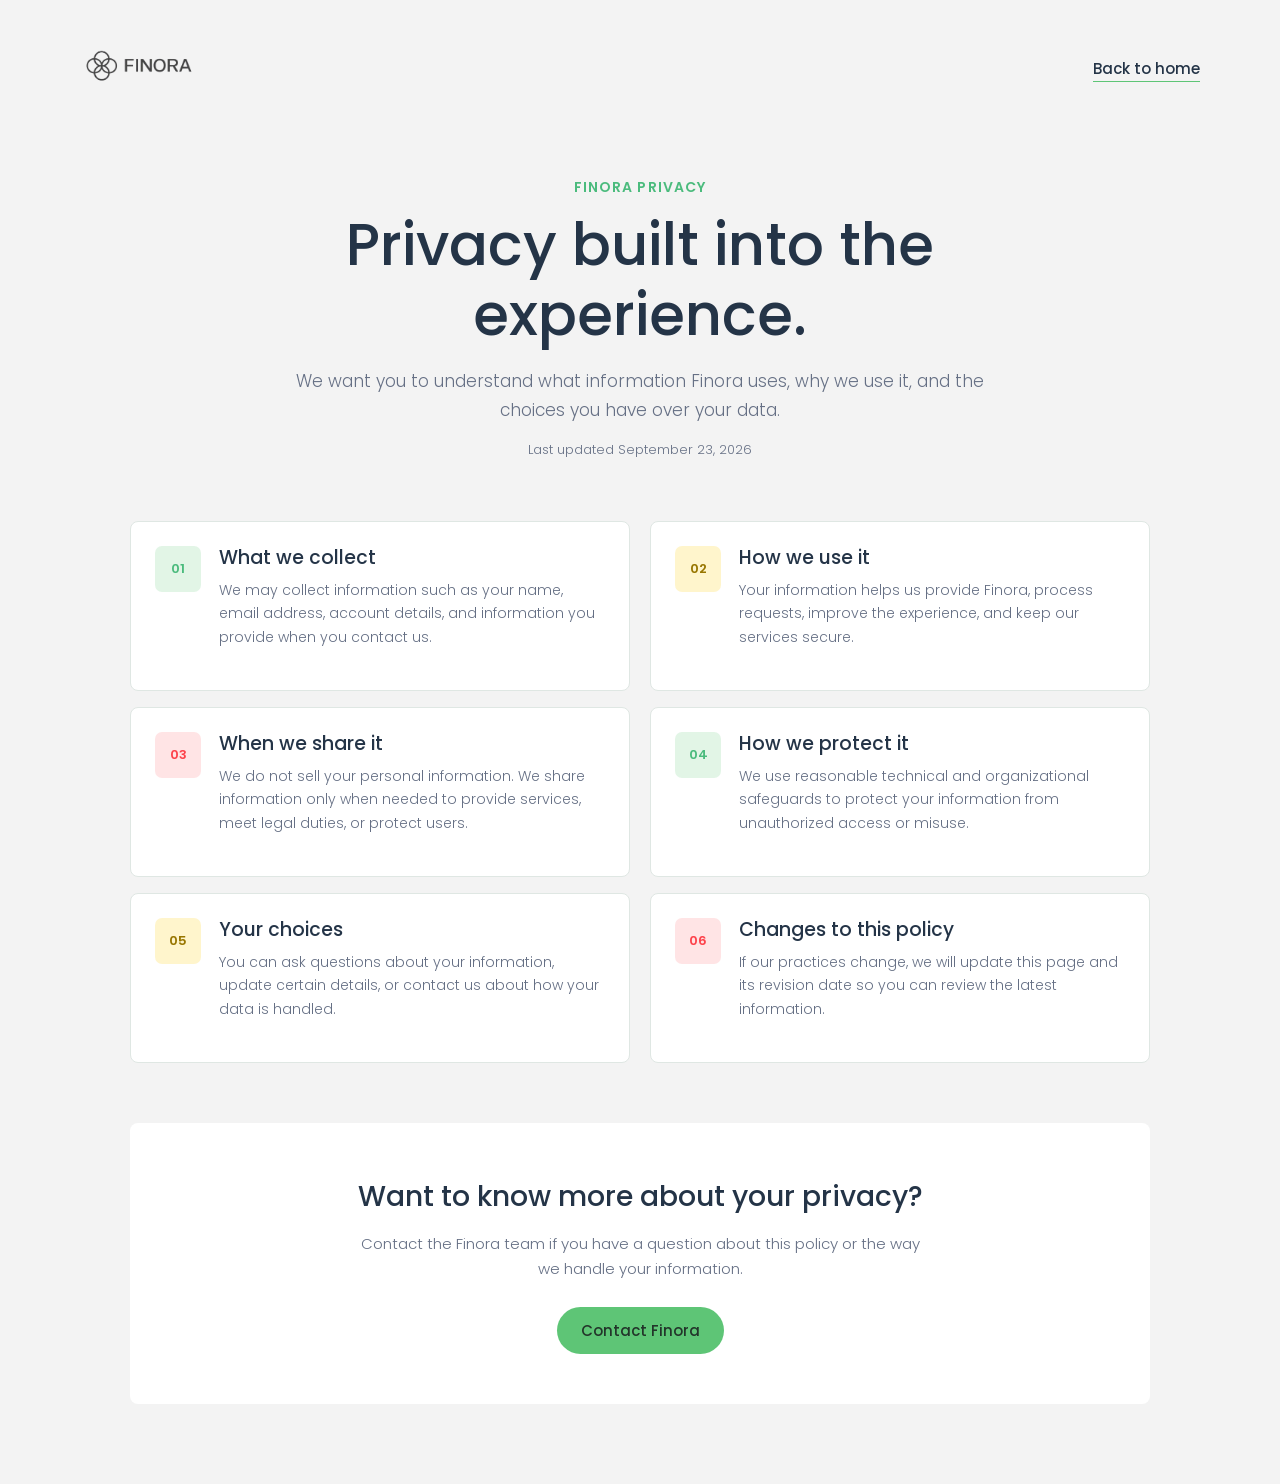
<file: pages/privacy.html>
<!doctype html>
<html lang="en">
  <head>
    <meta charset="UTF-8" />
    <meta name="viewport" content="width=device-width, initial-scale=1.0" />
    <meta http-equiv="X-UA-Compatible" content="ie=edge" />
    <link rel="shortcut icon" type="image/png" href="../assets/img/icon.png" />
    <link
      href="https://fonts.googleapis.com/css?family=Poppins:300,400,500,600&display=swap"
      rel="stylesheet"
    />
    <link rel="stylesheet" href="../css/privacy.css" />
    <title>Finora | Privacy Policy</title>
  </head>
  <body>
    <header class="privacy-header">
      <nav class="privacy-nav" aria-label="Privacy navigation">
        <a href="../index.html" aria-label="Back to Finora home">
          <img src="../assets/img/finora-logo.png" alt="Finora" class="privacy-logo" />
        </a>
        <a class="privacy-back" href="../index.html">Back to home</a>
      </nav>
    </header>

    <main class="privacy-main">
      <section class="privacy-intro">
        <p class="privacy-eyebrow">FINORA PRIVACY</p>
        <h1>Privacy built into the experience.</h1>
        <p>
          We want you to understand what information Finora uses, why we use it,
          and the choices you have over your data.
        </p>
        <p class="privacy-updated">Last updated September 23, 2026</p>
      </section>

      <section class="privacy-grid" aria-label="Finora privacy policy">
        <article class="privacy-card">
          <span class="privacy-icon privacy-icon--green" aria-hidden="true"
            >01</span
          >
          <div>
            <h2>What we collect</h2>
            <p>
              We may collect information such as your name, email address,
              account details, and information you provide when you contact us.
            </p>
          </div>
        </article>

        <article class="privacy-card">
          <span class="privacy-icon privacy-icon--yellow" aria-hidden="true"
            >02</span
          >
          <div>
            <h2>How we use it</h2>
            <p>
              Your information helps us provide Finora, process requests,
              improve the experience, and keep our services secure.
            </p>
          </div>
        </article>

        <article class="privacy-card">
          <span class="privacy-icon privacy-icon--red" aria-hidden="true"
            >03</span
          >
          <div>
            <h2>When we share it</h2>
            <p>
              We do not sell your personal information. We share information
              only when needed to provide services, meet legal duties, or
              protect users.
            </p>
          </div>
        </article>

        <article class="privacy-card">
          <span class="privacy-icon privacy-icon--green" aria-hidden="true"
            >04</span
          >
          <div>
            <h2>How we protect it</h2>
            <p>
              We use reasonable technical and organizational safeguards to
              protect your information from unauthorized access or misuse.
            </p>
          </div>
        </article>

        <article class="privacy-card">
          <span class="privacy-icon privacy-icon--yellow" aria-hidden="true"
            >05</span
          >
          <div>
            <h2>Your choices</h2>
            <p>
              You can ask questions about your information, update certain
              details, or contact us about how your data is handled.
            </p>
          </div>
        </article>

        <article class="privacy-card">
          <span class="privacy-icon privacy-icon--red" aria-hidden="true"
            >06</span
          >
          <div>
            <h2>Changes to this policy</h2>
            <p>
              If our practices change, we will update this page and its revision
              date so you can review the latest information.
            </p>
          </div>
        </article>
      </section>

      <section class="privacy-contact">
        <h2>Want to know more about your privacy?</h2>
        <p>
          Contact the Finora team if you have a question about this policy or
          the way we handle your information.
        </p>
        <a href="contact.html">Contact Finora</a>
      </section>
    </main>
  </body>
</html>
</file>
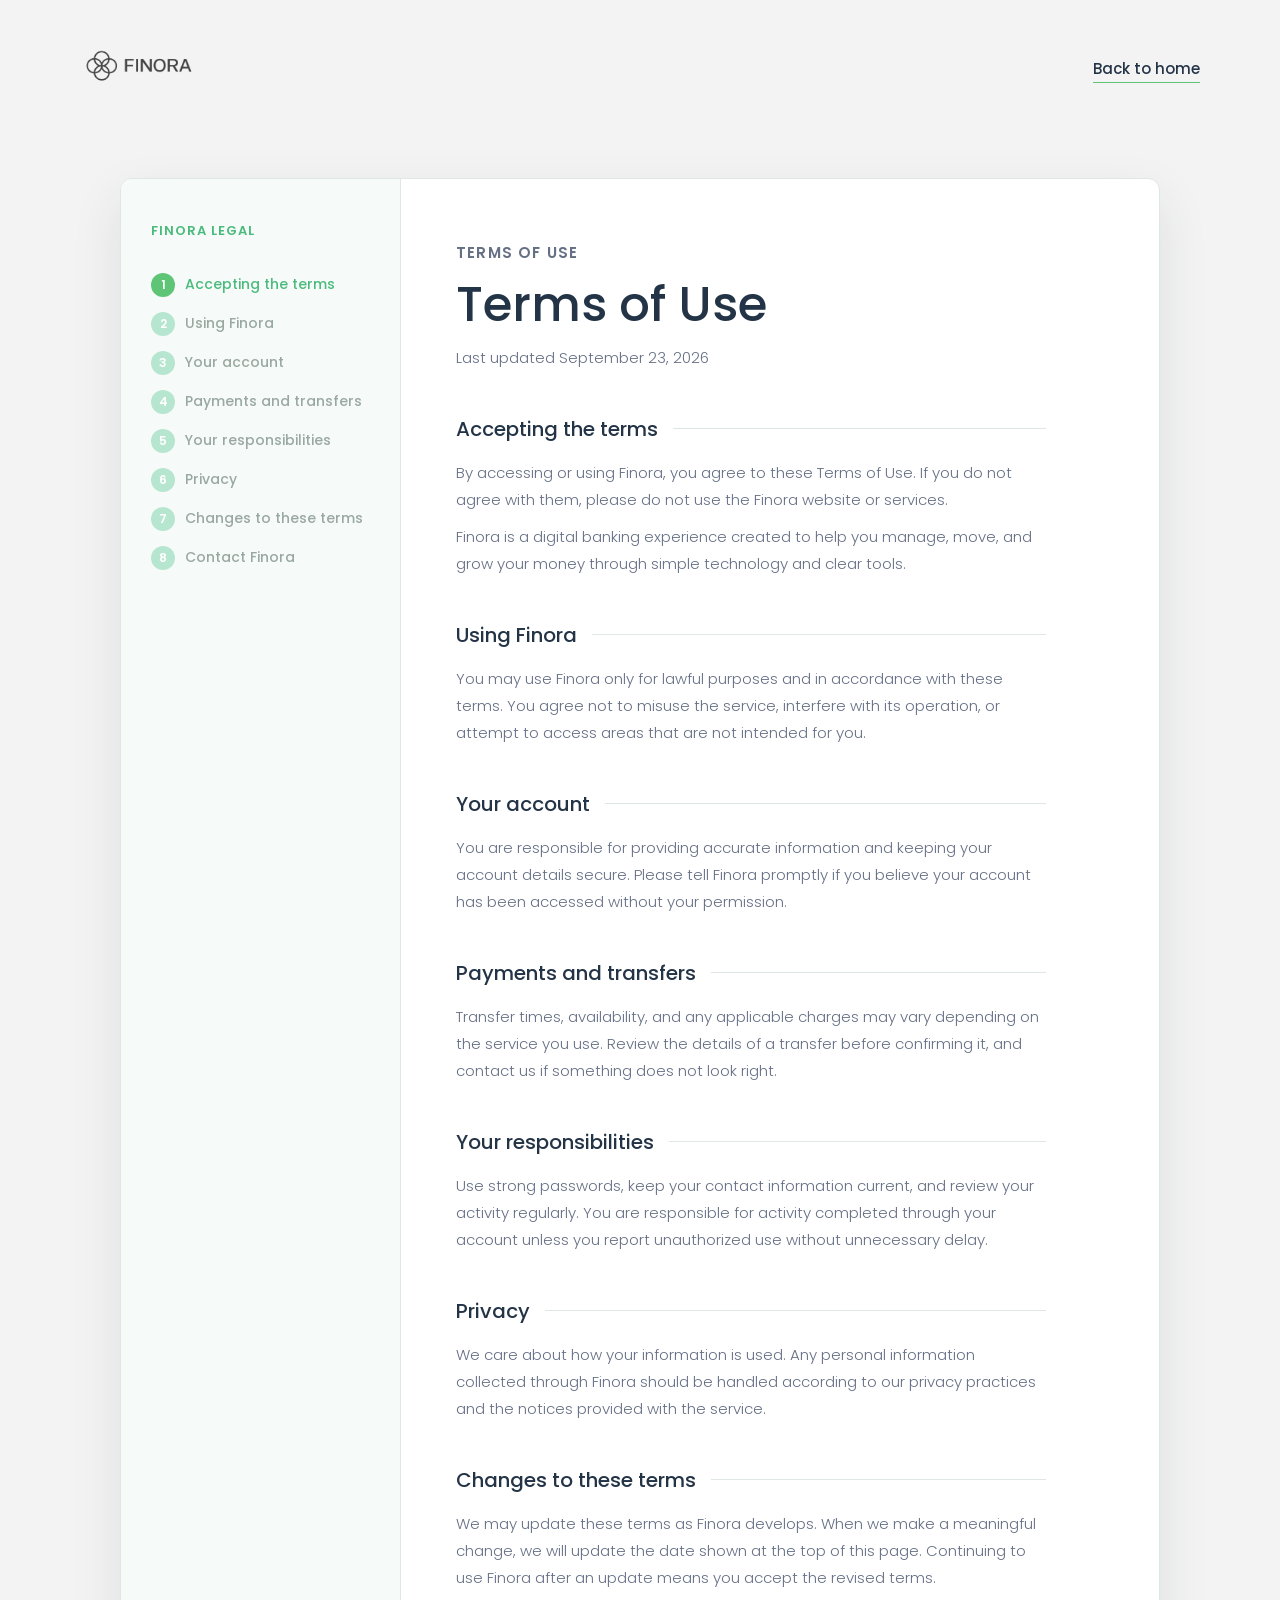
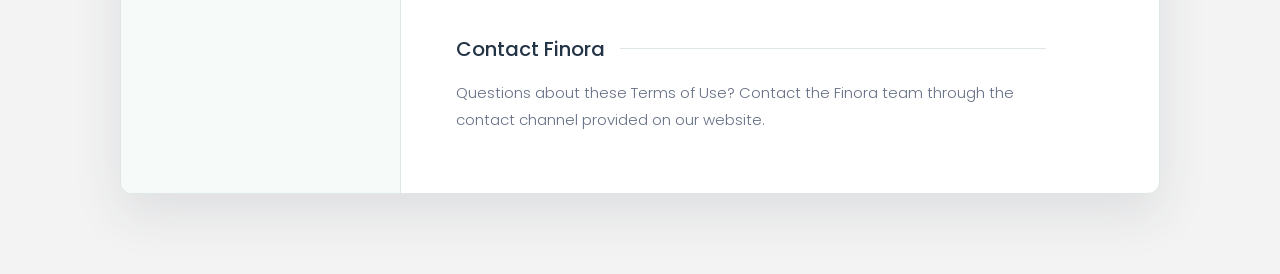
<file: pages/terms.html>
<!doctype html>
<html lang="en">
  <head>
    <meta charset="UTF-8" />
    <meta name="viewport" content="width=device-width, initial-scale=1.0" />
    <meta http-equiv="X-UA-Compatible" content="ie=edge" />
    <link rel="shortcut icon" type="image/png" href="../assets/img/icon.png" />
    <link
      href="https://fonts.googleapis.com/css?family=Poppins:300,400,500,600&display=swap"
      rel="stylesheet"
    />
    <link rel="stylesheet" href="../css/terms.css" />
    <title>Finora | Terms of Use</title>
  </head>
  <body>
    <header class="terms-header">
      <nav class="terms-nav" aria-label="Terms navigation">
        <a href="../index.html" aria-label="Back to Finora home">
          <img src="../assets/img/finora-logo.png" alt="Finora" class="terms-logo" />
        </a>
        <a class="terms-back" href="../index.html">Back to home</a>
      </nav>
    </header>

    <main class="terms-shell">
      <aside class="terms-sidebar" aria-label="Terms sections">
        <p class="terms-sidebar__eyebrow">FINORA LEGAL</p>
        <ol>
          <li>
            <a class="is-active" href="#accepting-terms">Accepting the terms</a>
          </li>
          <li><a href="#using-finora">Using Finora</a></li>
          <li><a href="#your-account">Your account</a></li>
          <li><a href="#payments">Payments and transfers</a></li>
          <li><a href="#responsibilities">Your responsibilities</a></li>
          <li><a href="#privacy">Privacy</a></li>
          <li><a href="#changes">Changes to these terms</a></li>
          <li><a href="#contact">Contact Finora</a></li>
        </ol>
      </aside>

      <article class="terms-document">
        <p class="terms-eyebrow">TERMS OF USE</p>
        <h1>Terms of Use</h1>
        <p class="terms-updated">Last updated September 23, 2026</p>

        <section id="accepting-terms">
          <h2>Accepting the terms</h2>
          <p>
            By accessing or using Finora, you agree to these Terms of Use. If
            you do not agree with them, please do not use the Finora website or
            services.
          </p>
          <p>
            Finora is a digital banking experience created to help you manage,
            move, and grow your money through simple technology and clear tools.
          </p>
        </section>

        <section id="using-finora">
          <h2>Using Finora</h2>
          <p>
            You may use Finora only for lawful purposes and in accordance with
            these terms. You agree not to misuse the service, interfere with its
            operation, or attempt to access areas that are not intended for you.
          </p>
        </section>

        <section id="your-account">
          <h2>Your account</h2>
          <p>
            You are responsible for providing accurate information and keeping
            your account details secure. Please tell Finora promptly if you
            believe your account has been accessed without your permission.
          </p>
        </section>

        <section id="payments">
          <h2>Payments and transfers</h2>
          <p>
            Transfer times, availability, and any applicable charges may vary
            depending on the service you use. Review the details of a transfer
            before confirming it, and contact us if something does not look
            right.
          </p>
        </section>

        <section id="responsibilities">
          <h2>Your responsibilities</h2>
          <p>
            Use strong passwords, keep your contact information current, and
            review your activity regularly. You are responsible for activity
            completed through your account unless you report unauthorized use
            without unnecessary delay.
          </p>
        </section>

        <section id="privacy">
          <h2>Privacy</h2>
          <p>
            We care about how your information is used. Any personal information
            collected through Finora should be handled according to our privacy
            practices and the notices provided with the service.
          </p>
        </section>

        <section id="changes">
          <h2>Changes to these terms</h2>
          <p>
            We may update these terms as Finora develops. When we make a
            meaningful change, we will update the date shown at the top of this
            page. Continuing to use Finora after an update means you accept the
            revised terms.
          </p>
        </section>

        <section id="contact">
          <h2>Contact Finora</h2>
          <p>
            Questions about these Terms of Use? Contact the Finora team through
            the contact channel provided on our website.
          </p>
        </section>
      </article>
    </main>
  </body>
</html>
</file>
<file: css/style.css>
:root {
  --color-primary: #5ec576;
  --color-secondary: #ffcb03;
  --color-tertiary: #ff585f;
  --color-primary-darker: #4bbb7d;
  --color-secondary-darker: #ffbb00;
  --color-tertiary-darker: #fd424b;
  --color-primary-opacity: #5ec5763a;
  --color-secondary-opacity: #ffcd0331;
  --color-tertiary-opacity: #ff58602d;
  --gradient-primary: linear-gradient(to top left, #39b385, #9be15d);
  --gradient-secondary: linear-gradient(to top left, #ffb003, #ffcb03);
}

* {
  margin: 0;
  padding: 0;
  box-sizing: inherit;
}

html {
  font-size: 62.5%;
  box-sizing: border-box;
}

body {
  font-family: "Poppins", sans-serif;
  font-weight: 300;
  color: #444;
  line-height: 1.9;
  background-color: #f3f3f3;
}

/* GENERAL ELEMENTS */
.section {
  padding: 15rem 3rem;
  border-top: 1px solid #ddd;

  transition:
    transform 1s,
    opacity 1s;
}

.section--hidden {
  opacity: 0;
  transform: translateY(8rem);
}

.section__title {
  max-width: 80rem;
  margin: 0 auto 8rem auto;
}

.section__description {
  font-size: 1.8rem;
  font-weight: 600;
  text-transform: uppercase;
  color: var(--color-primary);
  margin-bottom: 1rem;
}

.section__header {
  font-size: 4rem;
  line-height: 1.3;
  font-weight: 500;
}

.btn {
  display: inline-block;
  background-color: var(--color-primary);
  font-size: 1.6rem;
  font-family: inherit;
  font-weight: 500;
  border: none;
  padding: 1.25rem 4.5rem;
  border-radius: 10rem;
  cursor: pointer;
  transition: all 0.3s;
}

.btn:hover {
  background-color: var(--color-primary-darker);
}

.btn--text {
  display: inline-block;
  background: none;
  font-size: 1.7rem;
  font-family: inherit;
  font-weight: 500;
  color: var(--color-primary);
  border: none;
  border-bottom: 1px solid currentColor;
  padding-bottom: 2px;
  cursor: pointer;
  transition: all 0.3s;
}

p {
  color: #666;
}

/* This is BAD for accessibility! Don't do in the real world! */
button:focus {
  outline: none;
}

img {
  transition: filter 0.5s;
}

.lazy-img {
  filter: blur(20px);
}

/* NAVIGATION */
.nav {
  display: flex;
  justify-content: space-between;
  align-items: center;
  height: 9rem;
  width: 100%;
  padding: 0 6rem;
  z-index: 100;
}

/* nav and stickly class at the same time */
.nav.sticky {
  position: fixed;
  background-color: rgba(255, 255, 255, 0.95);
}

.nav__logo {
  height: 8.5rem;
  transition: all 0.3s;
}

.nav__links {
  display: flex;
  align-items: center;
  list-style: none;
}

.nav__item {
  margin-left: 4rem;
}

.nav__link:link,
.nav__link:visited {
  font-size: 1.7rem;
  font-weight: 400;
  color: inherit;
  text-decoration: none;
  display: block;
  transition: all 0.3s;
}

.nav__link--btn:link,
.nav__link--btn:visited {
  padding: 0.8rem 2.5rem;
  border-radius: 3rem;
  background-color: var(--color-primary);
  color: #222;
}

.nav__link--btn:hover,
.nav__link--btn:active {
  color: inherit;
  background-color: var(--color-primary-darker);
  color: #333;
}

/* HEADER */
.header {
  padding: 0 3rem;
  height: 100vh;
  display: flex;
  flex-direction: column;
  align-items: center;
}

.header__title {
  flex: 1;

  max-width: 115rem;
  display: grid;
  grid-template-columns: 3fr 2fr;
  row-gap: 3rem;
  align-content: center;
  justify-content: center;

  align-items: start;
  justify-items: start;
}

h1 {
  font-size: 5.5rem;
  line-height: 1.35;
}

h4 {
  font-size: 2.4rem;
  font-weight: 500;
}

.header__img {
  width: 100%;
  grid-column: 2 / 3;
  grid-row: 1 / span 4;
  transform: translateY(-6rem);
}

.highlight {
  position: relative;
}

.highlight::after {
  display: block;
  content: "";
  position: absolute;
  bottom: 0;
  left: 0;
  height: 100%;
  width: 100%;
  z-index: -1;
  opacity: 0.7;
  transform: scale(1.07, 1.05) skewX(-15deg);
  background-image: var(--gradient-primary);
}

/* FEATURES */
.features {
  display: grid;
  grid-template-columns: 1fr 1fr;
  gap: 4rem;
  margin: 0 12rem;
}

.features__img {
  width: 100%;
}

.features__feature {
  align-self: center;
  justify-self: center;
  width: 70%;
  font-size: 1.5rem;
}

.features__icon {
  display: flex;
  align-items: center;
  justify-content: center;
  background-color: var(--color-primary-opacity);
  height: 5.5rem;
  width: 5.5rem;
  border-radius: 50%;
  margin-bottom: 2rem;
}

.features__icon svg {
  height: 2.5rem;
  width: 2.5rem;
  fill: var(--color-primary);
}

.features__header {
  font-size: 2rem;
  margin-bottom: 1rem;
}

/* OPERATIONS */
.operations {
  max-width: 100rem;
  margin: 12rem auto 0 auto;

  background-color: #fff;
}

.operations__tab-container {
  display: flex;
  justify-content: center;
}

.operations__tab {
  margin-right: 2.5rem;
  transform: translateY(-50%);
}

.operations__tab span {
  margin-right: 1rem;
  font-weight: 600;
  display: inline-block;
}

.operations__tab--1 {
  background-color: var(--color-secondary);
}

.operations__tab--1:hover {
  background-color: var(--color-secondary-darker);
}

.operations__tab--3 {
  background-color: var(--color-tertiary);
  margin: 0;
}

.operations__tab--3:hover {
  background-color: var(--color-tertiary-darker);
}

.operations__tab--active {
  transform: translateY(-66%);
}

.operations__content {
  display: none;

  /* JUST PRESENTATIONAL */
  font-size: 1.7rem;
  padding: 2.5rem 7rem 6.5rem 7rem;
}

.operations__content--active {
  display: grid;
  grid-template-columns: 7rem 1fr;
  column-gap: 3rem;
  row-gap: 0.5rem;
}

.operations__header {
  font-size: 2.25rem;
  font-weight: 500;
  align-self: center;
}

.operations__icon {
  display: flex;
  align-items: center;
  justify-content: center;
  height: 7rem;
  width: 7rem;
  border-radius: 50%;
}

.operations__icon svg {
  height: 2.75rem;
  width: 2.75rem;
}

.operations__content p {
  grid-column: 2;
}

.operations__icon--1 {
  background-color: var(--color-secondary-opacity);
}
.operations__icon--2 {
  background-color: var(--color-primary-opacity);
}
.operations__icon--3 {
  background-color: var(--color-tertiary-opacity);
}
.operations__icon--1 svg {
  fill: var(--color-secondary-darker);
}
.operations__icon--2 svg {
  fill: var(--color-primary);
}
.operations__icon--3 svg {
  fill: var(--color-tertiary);
}

/* SLIDER */
.slider {
  max-width: 100rem;
  height: 50rem;
  margin: 0 auto;
  position: relative;

  /* IN THE END */
  overflow: hidden;
}

.slide {
  position: absolute;
  top: 0;
  width: 100%;
  height: 50rem;

  display: flex;
  align-items: center;
  justify-content: center;

  /* THIS creates the animation! */
  transition: transform 1s;
}

.slide > img {
  /* Only for images that have different size than slide */
  width: 100%;
  height: 100%;
  object-fit: cover;
}

.slider__btn {
  position: absolute;
  top: 50%;
  z-index: 10;

  border: none;
  background: rgba(255, 255, 255, 0.7);
  font-family: inherit;
  color: #333;
  border-radius: 50%;
  height: 5.5rem;
  width: 5.5rem;
  font-size: 3.25rem;
  cursor: pointer;
}

.slider__btn--left {
  left: 6%;
  transform: translate(-50%, -50%);
}

.slider__btn--right {
  right: 6%;
  transform: translate(50%, -50%);
}

.dots {
  position: absolute;
  bottom: 5%;
  left: 50%;
  transform: translateX(-50%);
  display: flex;
}

.dots__dot {
  border: none;
  background-color: #b9b9b9;
  opacity: 0.7;
  height: 1rem;
  width: 1rem;
  border-radius: 50%;
  margin-right: 1.75rem;
  cursor: pointer;
  transition: all 0.5s;

  /* Only necessary when overlying images */
  /* box-shadow: 0 0.6rem 1.5rem rgba(0, 0, 0, 0.7); */
}

.dots__dot:last-child {
  margin: 0;
}

.dots__dot--active {
  /* background-color: #fff; */
  background-color: #888;
  opacity: 1;
}

/* TESTIMONIALS */
.testimonial {
  width: 65%;
  position: relative;
}

.testimonial::before {
  content: "\201C";
  position: absolute;
  top: -5.7rem;
  left: -6.8rem;
  line-height: 1;
  font-size: 20rem;
  font-family: inherit;
  color: var(--color-primary);
  z-index: -1;
}

.testimonial__header {
  font-size: 2.25rem;
  font-weight: 500;
  margin-bottom: 1.5rem;
}

.testimonial__text {
  font-size: 1.7rem;
  margin-bottom: 3.5rem;
  color: #666;
}

.testimonial__author {
  margin-left: 3rem;
  font-style: normal;

  display: grid;
  grid-template-columns: 6.5rem 1fr;
  column-gap: 2rem;
}

.testimonial__photo {
  grid-row: 1 / span 2;
  width: 6.5rem;
  border-radius: 50%;
}

.testimonial__name {
  font-size: 1.7rem;
  font-weight: 500;
  align-self: end;
  margin: 0;
}

.testimonial__location {
  font-size: 1.5rem;
}

.section__title--testimonials {
  margin-bottom: 4rem;
}

/* SIGNUP */
.section--sign-up {
  background-color: #37383d;
  border-top: none;
  border-bottom: 1px solid #444;
  text-align: center;
  padding: 10rem 3rem;
}

.section--sign-up .section__header {
  color: #fff;
  text-align: center;
}

.section--sign-up .section__title {
  margin-bottom: 6rem;
}

.section--sign-up .btn {
  font-size: 1.9rem;
  padding: 2rem 5rem;
}

/* FOOTER */
.footer {
  padding: 10rem 3rem;
  background-color: #37383d;
}

.footer__nav {
  list-style: none;
  display: flex;
  justify-content: center;
  margin-bottom: 5rem;
}

.footer__item {
  margin-right: 4rem;
}

.footer__link {
  font-size: 1.6rem;
  color: #eee;
  text-decoration: none;
}

.footer__logo {
  height: 5rem;
  display: block;
  margin: 0 auto;
  margin-bottom: 5rem;
}

.footer__copyright {
  font-size: 1.4rem;
  color: #aaa;
  text-align: center;
}

.footer__copyright .footer__link {
  font-size: 1.4rem;
}

/* MODAL WINDOW */
.modal {
  position: fixed;
  top: 50%;
  left: 50%;
  transform: translate(-50%, -50%);
  max-width: 60rem;
  background-color: #f3f3f3;
  padding: 5rem 6rem;
  box-shadow: 0 4rem 6rem rgba(0, 0, 0, 0.3);
  z-index: 1000;
  transition: all 0.5s;
}

.overlay {
  position: fixed;
  top: 0;
  left: 0;
  width: 100%;
  height: 100%;
  background-color: rgba(0, 0, 0, 0.5);
  backdrop-filter: blur(4px);
  z-index: 100;
  transition: all 0.5s;
}

.modal__header {
  font-size: 3.25rem;
  margin-bottom: 4.5rem;
  line-height: 1.5;
}

.modal__form {
  margin: 0 3rem;
  display: grid;
  grid-template-columns: 1fr 2fr;
  align-items: center;
  gap: 2.5rem;
}

.modal__form label {
  font-size: 1.7rem;
  font-weight: 500;
}

.modal__form input {
  font-size: 1.7rem;
  padding: 1rem 1.5rem;
  border: 1px solid #ddd;
  border-radius: 0.5rem;
}

.modal__form button {
  grid-column: 1 / span 2;
  justify-self: center;
  margin-top: 1rem;
}

.btn--close-modal {
  font-family: inherit;
  color: inherit;
  position: absolute;
  top: 0.5rem;
  right: 2rem;
  font-size: 4rem;
  cursor: pointer;
  border: none;
  background: none;
}

.hidden {
  visibility: hidden;
  opacity: 0;
}

/* COOKIE MESSAGE */
.cookie-message {
  display: flex;
  align-items: center;
  justify-content: space-evenly;
  width: 100%;
  background-color: white;
  color: #bbb;
  font-size: 1.5rem;
  font-weight: 400;
}

@media (max-width: 900px) {
  .nav {
    height: auto;
    min-height: 8rem;
    padding: 1.5rem 3rem;
  }

  .nav__logo {
    height: 6.5rem;
  }

  .nav__item {
    margin-left: 1.8rem;
  }

  .nav__link:link,
  .nav__link:visited {
    font-size: 1.5rem;
  }

  .header {
    height: auto;
    min-height: 100vh;
  }

  .header__title {
    width: min(100%, 70rem);
    grid-template-columns: 1fr 1fr;
    padding: 8rem 0;
  }

  .header__img {
    transform: translateY(0);
  }

  .features {
    margin: 0;
  }

  .operations {
    margin-top: 8rem;
  }

  .section {
    padding: 10rem 3rem;
  }
}

@media (max-width: 640px) {
  html {
    font-size: 56.25%;
  }

  .nav {
    align-items: flex-start;
    flex-direction: column;
    gap: 1.5rem;
    padding: 1.5rem 2rem;
  }

  .nav__logo {
    height: 5.5rem;
  }

  .nav__links {
    width: 100%;
    justify-content: space-between;
    gap: 0.7rem;
  }

  .nav__item {
    margin-left: 0;
  }

  .nav__link:link,
  .nav__link:visited {
    font-size: 1.3rem;
  }

  .nav__link--btn:link,
  .nav__link--btn:visited {
    padding: 0.7rem 1rem;
  }

  .header {
    padding: 0 2rem;
  }

  .header__title {
    display: flex;
    flex-direction: column;
    align-items: flex-start;
    gap: 2rem;
    padding: 6rem 0 8rem;
  }

  h1 {
    font-size: clamp(3.8rem, 12vw, 5.5rem);
  }

  h4 {
    font-size: 2rem;
  }

  .header__img {
    width: 100%;
    margin-top: 1rem;
  }

  .section {
    padding: 8rem 2rem;
  }

  .section__title {
    margin-bottom: 5rem;
  }

  .section__header {
    font-size: clamp(2.8rem, 9vw, 4rem);
  }

  .features {
    grid-template-columns: 1fr;
    gap: 3rem;
  }

  .features__feature {
    width: 100%;
  }

  .features__img:nth-of-type(2) {
    grid-row: 3;
  }

  .features__img:nth-of-type(3) {
    grid-row: 5;
  }

  .operations {
    margin-top: 6rem;
  }

  .operations__tab-container {
    flex-wrap: wrap;
    gap: 1rem;
    padding: 1.5rem 1rem 0;
  }

  .operations__tab,
  .operations__tab--3 {
    flex: 1 1 14rem;
    margin: 0;
    transform: none;
    padding: 1rem 1.2rem;
    font-size: 1.4rem;
  }

  .operations__tab--active {
    transform: none;
  }

  .operations__content,
  .operations__content--active {
    grid-template-columns: 5rem 1fr;
    column-gap: 1.5rem;
    padding: 3rem 2rem 4rem;
    font-size: 1.5rem;
  }

  .operations__icon {
    width: 5rem;
    height: 5rem;
  }

  .operations__header,
  .testimonial__header {
    font-size: 1.9rem;
  }

  .slider {
    height: 58rem;
  }

  .slide {
    height: 58rem;
  }

  .testimonial {
    width: 74%;
  }

  .testimonial::before {
    left: -3.5rem;
    font-size: 13rem;
  }

  .slider__btn {
    width: 4.5rem;
    height: 4.5rem;
    font-size: 2.5rem;
  }

  .section--sign-up {
    padding: 7rem 2rem;
  }

  .section--sign-up .btn {
    width: 100%;
    padding: 1.6rem 2rem;
    font-size: 1.7rem;
  }

  .footer {
    padding: 7rem 2rem;
  }

  .footer__nav {
    flex-wrap: wrap;
    gap: 1.5rem 2.5rem;
    margin-bottom: 4rem;
  }

  .footer__item {
    margin-right: 0;
  }

  .footer__link {
    font-size: 1.4rem;
  }

  .modal {
    width: calc(100% - 3rem);
    max-height: calc(100vh - 3rem);
    overflow-y: auto;
    padding: 4.5rem 2rem 2.5rem;
  }

  .modal__header {
    font-size: 2.7rem;
    margin-bottom: 3rem;
  }

  .modal__form {
    margin: 0;
    grid-template-columns: 1fr;
    gap: 1.5rem;
  }

  .modal__form button {
    grid-column: auto;
  }
}
</file>
<file: css/about.css>
:root {
  --color-primary: #5ec576;
  --color-primary-darker: #4bbb7d;
  --color-secondary: #ffcb03;
  --color-secondary-darker: #ffbb00;
  --color-tertiary: #ff585f;
  --color-tertiary-darker: #fd424b;
  --color-ink: #243447;
  --color-muted: #667085;
  --color-border: #dfe7e3;
  --color-surface: #ffffff;
  --color-background: #f3f3f3;
}

* {
  margin: 0;
  padding: 0;
  box-sizing: border-box;
}

html {
  font-size: 62.5%;
}

body {
  min-height: 100vh;
  font-family: "Poppins", sans-serif;
  font-weight: 300;
  color: var(--color-ink);
  line-height: 1.7;
  background: var(--color-background);
}

a {
  color: inherit;
}

.about-header {
  max-width: 124rem;
  margin: 0 auto;
  padding: 3.2rem 3rem 0;
}

.about-nav {
  display: flex;
  align-items: center;
  justify-content: space-between;
  min-height: 5rem;
}

.about-logo {
  width: 12rem;
  display: block;
}

.about-back {
  color: var(--color-ink);
  font-size: 1.5rem;
  font-weight: 500;
  text-decoration: none;
  border-bottom: 1px solid var(--color-primary);
  transition: color 0.2s;
}

.about-back:hover {
  color: var(--color-primary-darker);
}

.about-main {
  max-width: 124rem;
  margin: 0 auto;
  padding: 7rem 3rem 9rem;
}

.about-story {
  display: grid;
  grid-template-columns: minmax(0, 0.95fr) minmax(0, 1.05fr);
  gap: 1.8rem;
  padding: 1.8rem;
  background: var(--color-primary-opacity);
  border-radius: 1.4rem;
}

.about-copy {
  display: flex;
  flex-direction: column;
  min-height: 58rem;
  padding: 4.5rem;
  background: var(--color-surface);
  border-radius: 1.2rem;
}

.about-eyebrow {
  margin-bottom: 1.5rem;
  color: var(--color-primary-darker);
  font-size: 1.4rem;
  font-weight: 600;
  letter-spacing: 0.08em;
}

.about-copy h1 {
  max-width: 52rem;
  font-size: clamp(4rem, 5vw, 6.5rem);
  line-height: 1.12;
  font-weight: 500;
}

.about-text {
  max-width: 52rem;
  margin-top: 2.5rem;
  color: var(--color-muted);
  font-size: 1.6rem;
}

.about-button {
  align-self: flex-start;
  margin-top: auto;
  padding: 1.2rem 2.4rem;
  color: #23352a;
  background: var(--color-primary);
  border-radius: 10rem;
  font-size: 1.5rem;
  font-weight: 500;
  text-decoration: none;
  transition:
    background-color 0.2s,
    transform 0.2s;
}

.about-button:hover {
  background: var(--color-primary-darker);
  transform: translateY(-0.2rem);
}

.about-visual {
  display: grid;
  grid-template-rows: minmax(0, 1fr) auto;
  gap: 1.8rem;
}

.about-visual > img {
  width: 100%;
  height: 100%;
  min-height: 36rem;
  object-fit: cover;
  border-radius: 1.2rem;
}

.about-stats {
  display: grid;
  grid-template-columns: repeat(2, 1fr);
  gap: 1.2rem;
  padding: 1.2rem;
  background: var(--color-surface);
  border-radius: 1.2rem;
}

.about-stat {
  min-height: 9.5rem;
  padding: 1.6rem;
  background: #f7faf8;
  border-radius: 0.9rem;
}

.about-stat strong {
  display: block;
  font-size: 2.7rem;
  font-weight: 500;
  line-height: 1.1;
}

.about-stat span {
  display: block;
  margin-top: 0.6rem;
  color: var(--color-muted);
  font-size: 1.2rem;
  line-height: 1.4;
}

.about-values {
  max-width: 100rem;
  margin: 10rem auto 0;
  text-align: center;
}

.about-values h2 {
  max-width: 70rem;
  margin: 0 auto 4rem;
  font-size: clamp(3rem, 4vw, 4.8rem);
  line-height: 1.2;
  font-weight: 500;
}

.values-grid {
  display: grid;
  grid-template-columns: repeat(3, 1fr);
  gap: 2rem;
  text-align: left;
}

.values-grid article {
  padding: 2.5rem;
  background: var(--color-surface);
  border-radius: 1rem;
  box-shadow: 0 1.5rem 3rem rgba(36, 52, 71, 0.06);
}

.value-number {
  color: var(--color-primary-darker);
  font-size: 1.4rem;
  font-weight: 600;
}

.values-grid h3 {
  margin-top: 1rem;
  font-size: 2rem;
  font-weight: 500;
}

.values-grid p {
  margin-top: 0.8rem;
  color: var(--color-muted);
  font-size: 1.4rem;
}

@media (max-width: 850px) {
  .about-story {
    grid-template-columns: 1fr;
  }

  .about-copy {
    min-height: auto;
  }

  .about-button {
    margin-top: 3rem;
  }

  .values-grid {
    grid-template-columns: 1fr;
  }
}

@media (max-width: 520px) {
  .about-header {
    padding: 2.2rem 2rem 0;
  }

  .about-main {
    padding: 5rem 2rem 6rem;
  }

  .about-story {
    padding: 1rem;
  }

  .about-copy {
    padding: 3rem 2.4rem;
  }

  .about-copy h1 {
    font-size: 3.8rem;
  }

  .about-stats {
    grid-template-columns: 1fr 1fr;
    gap: 0.8rem;
    padding: 0.8rem;
  }
}
</file>
<file: css/blog.css>
:root {
  --color-primary: #5ec576;
  --color-primary-darker: #4bbb7d;
  --color-secondary: #ffcb03;
  --color-tertiary: #ff585f;
  --color-ink: #243447;
  --color-muted: #667085;
  --color-border: #dfe7e3;
  --color-surface: #ffffff;
  --color-background: #f3f3f3;
}

* {
  margin: 0;
  padding: 0;
  box-sizing: border-box;
}

html {
  font-size: 62.5%;
}

body {
  min-height: 100vh;
  font-family: "Poppins", sans-serif;
  font-weight: 300;
  color: var(--color-ink);
  line-height: 1.7;
  background: var(--color-background);
}

a {
  color: inherit;
}

.blog-header {
  max-width: 118rem;
  margin: 0 auto;
  padding: 3.2rem 3rem 5rem;
}

.blog-nav {
  display: flex;
  align-items: center;
  justify-content: space-between;
  min-height: 5rem;
}

.blog-logo {
  width: 12rem;
  display: block;
}

.blog-back {
  color: var(--color-ink);
  font-size: 1.5rem;
  font-weight: 500;
  text-decoration: none;
  border-bottom: 1px solid var(--color-primary);
}

.blog-back:hover {
  color: var(--color-primary-darker);
}

.blog-intro {
  max-width: 76rem;
  margin: 7rem auto 0;
  text-align: center;
}

.blog-eyebrow {
  margin-bottom: 1.2rem;
  color: var(--color-primary-darker);
  font-size: 1.4rem;
  font-weight: 600;
  letter-spacing: 0.08em;
}

.blog-intro h1 {
  font-size: clamp(4rem, 5vw, 5.8rem);
  line-height: 1.2;
  font-weight: 500;
}

.blog-intro > p:not(.blog-eyebrow) {
  max-width: 60rem;
  margin: 2rem auto 0;
  color: var(--color-muted);
  font-size: 1.8rem;
}

.blog-filters {
  display: flex;
  justify-content: center;
  flex-wrap: wrap;
  gap: 0.8rem;
  margin-top: 3rem;
}

.filter-button {
  padding: 0.8rem 1.4rem;
  color: var(--color-muted);
  background: transparent;
  border: 1px solid var(--color-border);
  border-radius: 10rem;
  cursor: pointer;
  font: inherit;
  font-size: 1.3rem;
  transition:
    color 0.2s,
    background-color 0.2s,
    border-color 0.2s;
}

.filter-button:hover,
.filter-button.is-active {
  color: #23352a;
  background: var(--color-primary);
  border-color: var(--color-primary);
}

.blog-main {
  max-width: 118rem;
  margin: 0 auto;
  padding: 0 3rem 8rem;
}

.blog-section-title {
  margin-bottom: 2.5rem;
  font-size: 2.8rem;
  font-weight: 500;
}

.post-grid {
  display: grid;
  grid-template-columns: repeat(3, minmax(0, 1fr));
  gap: 2.4rem;
}

.post-card {
  overflow: hidden;
  background: var(--color-surface);
  border: 1px solid var(--color-border);
  border-radius: 0.9rem;
  box-shadow: 0 1.2rem 2.5rem rgba(36, 52, 71, 0.05);
}

.post-card img {
  display: block;
  width: 100%;
  height: 19rem;
  object-fit: cover;
}

.post-card__body {
  display: flex;
  flex-direction: column;
  min-height: 25rem;
  padding: 2rem;
}

.post-card__meta {
  color: var(--color-primary-darker);
  font-size: 1.2rem;
  font-weight: 500;
}

.post-card:nth-child(3n + 2) .post-card__meta {
  color: #a07800;
}

.post-card:nth-child(3n) .post-card__meta {
  color: var(--color-tertiary-darker);
}

.post-card h3 {
  margin-top: 0.8rem;
  font-size: 2rem;
  line-height: 1.35;
  font-weight: 500;
}

.post-card__body > p:not(.post-card__meta) {
  margin-top: 1rem;
  color: var(--color-muted);
  font-size: 1.4rem;
}

.post-card__link {
  align-self: flex-start;
  margin-top: auto;
  padding-top: 1.5rem;
  color: var(--color-primary-darker);
  font-size: 1.4rem;
  font-weight: 500;
  text-decoration: none;
  border-bottom: 1px solid transparent;
}

.post-card__link:hover {
  border-bottom-color: currentColor;
}

@media (max-width: 850px) {
  .post-grid {
    grid-template-columns: repeat(2, minmax(0, 1fr));
  }
}

@media (max-width: 560px) {
  .blog-header {
    padding: 2.2rem 2rem 4rem;
  }

  .blog-main {
    padding: 0 2rem 6rem;
  }

  .blog-intro {
    margin-top: 5rem;
  }

  .blog-intro h1 {
    font-size: 3.8rem;
  }

  .post-grid {
    grid-template-columns: 1fr;
  }
}
</file>
<file: css/careers.css>
:root {
  --color-primary: #5ec576;
  --color-primary-darker: #4bbb7d;
  --color-secondary: #ffcb03;
  --color-tertiary: #ff585f;
  --color-ink: #243447;
  --color-muted: #667085;
  --color-border: #dfe7e3;
  --color-surface: #ffffff;
  --color-background: #f3f3f3;
}

* {
  margin: 0;
  padding: 0;
  box-sizing: border-box;
}

html {
  font-size: 62.5%;
}

body {
  min-height: 100vh;
  font-family: "Poppins", sans-serif;
  font-weight: 300;
  color: var(--color-ink);
  line-height: 1.7;
  background: var(--color-background);
}

a {
  color: inherit;
}

.careers-header {
  max-width: 118rem;
  margin: 0 auto;
  padding: 3.2rem 3rem 5rem;
}

.careers-nav {
  display: flex;
  align-items: center;
  justify-content: space-between;
  min-height: 5rem;
}

.careers-logo {
  width: 12rem;
  display: block;
}

.careers-back {
  color: var(--color-ink);
  font-size: 1.5rem;
  font-weight: 500;
  text-decoration: none;
  border-bottom: 1px solid var(--color-primary);
}

.careers-back:hover {
  color: var(--color-primary-darker);
}

.careers-intro {
  max-width: 75rem;
  margin: 7rem auto 0;
  text-align: center;
}

.careers-eyebrow {
  margin-bottom: 1.2rem;
  color: var(--color-primary-darker);
  font-size: 1.4rem;
  font-weight: 600;
  letter-spacing: 0.08em;
}

.careers-intro h1 {
  font-size: clamp(4rem, 5vw, 5.8rem);
  line-height: 1.2;
  font-weight: 500;
}

.careers-intro > p:last-child {
  max-width: 60rem;
  margin: 2rem auto 0;
  color: var(--color-muted);
  font-size: 1.8rem;
}

.careers-main {
  max-width: 104rem;
  margin: 0 auto;
  padding: 0 3rem 8rem;
}

.careers-toolbar {
  display: flex;
  align-items: center;
  justify-content: space-between;
  gap: 2rem;
  margin-bottom: 2.5rem;
}

.careers-toolbar h2 {
  font-size: 2.8rem;
  font-weight: 500;
}

.careers-filters {
  display: flex;
  flex-wrap: wrap;
  gap: 0.8rem;
}

.filter-button {
  padding: 0.8rem 1.4rem;
  color: var(--color-muted);
  background: transparent;
  border: 1px solid var(--color-border);
  border-radius: 10rem;
  cursor: pointer;
  font: inherit;
  font-size: 1.3rem;
  transition:
    color 0.2s,
    background-color 0.2s,
    border-color 0.2s;
}

.filter-button:hover,
.filter-button.is-active {
  color: #23352a;
  background: var(--color-primary);
  border-color: var(--color-primary);
}

.job-list {
  display: grid;
  gap: 1.8rem;
}

.job-card {
  display: flex;
  align-items: center;
  justify-content: space-between;
  gap: 3rem;
  padding: 2.8rem 3rem 2.6rem;
  background: var(--color-surface);
  border: 1px solid var(--color-border);
  border-radius: 0.7rem;
  box-shadow: 0 0.8rem 2rem rgba(36, 52, 71, 0.05);
}

.job-category {
  margin: 0;
  color: var(--color-primary-darker);
  background: transparent;
  border-color: var(--color-ink);
  font-weight: 500;
}

.job-card h3 {
  font-size: 2.25rem;
  font-weight: 500;
}

.job-meta {
  display: flex;
  flex-wrap: wrap;
  gap: 0.8rem;
  margin-top: 1rem;
}

.job-meta span {
  padding: 0.25rem 1rem;
  color: var(--color-muted);
  border: 1px solid var(--color-border);
  border-radius: 10rem;
  font-size: 1.2rem;
}

.job-meta .job-category {
  color: var(--color-ink);
  border-color: #aeb8b3;
}

.job-description {
  max-width: 66rem;
  margin-top: 1.8rem;
  padding-top: 1.5rem;
  color: var(--color-muted);
  border-top: 1px solid var(--color-border);
  font-size: 1.5rem;
}

.job-button,
.careers-cta__link {
  flex: 0 0 auto;
  padding: 1.1rem 2.2rem;
  color: #23352a;
  background: var(--color-primary);
  border-radius: 10rem;
  font-size: 1.4rem;
  font-weight: 500;
  text-decoration: none;
  transition:
    background-color 0.2s,
    transform 0.2s;
}

.job-button:hover,
.careers-cta__link:hover {
  background: var(--color-primary-darker);
  transform: translateY(-0.2rem);
}

.careers-cta {
  margin-top: 6rem;
  padding: 4rem;
  text-align: center;
  background: #e5f6eb;
  border-radius: 1rem;
}

.careers-cta h2 {
  font-size: 2.8rem;
  font-weight: 500;
}

.careers-cta p {
  margin: 1rem 0 2.5rem;
  color: var(--color-muted);
  font-size: 1.5rem;
}

@media (max-width: 760px) {
  .careers-toolbar {
    align-items: flex-start;
    flex-direction: column;
  }

  .job-card {
    align-items: flex-start;
    flex-direction: column;
  }

  .job-button {
    width: 100%;
    text-align: center;
  }
}

@media (max-width: 520px) {
  .careers-header {
    padding: 2.2rem 2rem 4rem;
  }

  .careers-main {
    padding: 0 2rem 6rem;
  }

  .careers-intro {
    margin-top: 5rem;
  }

  .careers-intro h1 {
    font-size: 3.8rem;
  }

  .job-card,
  .careers-cta {
    padding: 2.4rem;
  }
}
</file>
<file: css/contact.css>
:root {
  --color-primary: #5ec576;
  --color-primary-darker: #4bbb7d;
  --color-secondary: #ffcb03;
  --color-tertiary: #ff585f;
  --color-ink: #243447;
  --color-muted: #667085;
  --color-border: #dfe7e3;
  --color-surface: #ffffff;
  --color-background: #f3f3f3;
}

* {
  margin: 0;
  padding: 0;
  box-sizing: border-box;
}

html {
  font-size: 62.5%;
}

body {
  min-height: 100vh;
  font-family: "Poppins", sans-serif;
  font-weight: 300;
  color: var(--color-ink);
  line-height: 1.7;
  background: var(--color-background);
}

a {
  color: inherit;
}

.contact-header {
  max-width: 118rem;
  margin: 0 auto;
  padding: 3.2rem 3rem 0;
}

.contact-nav {
  display: flex;
  align-items: center;
  justify-content: space-between;
  min-height: 5rem;
}

.contact-logo {
  width: 12rem;
  display: block;
}

.contact-back {
  color: var(--color-ink);
  font-size: 1.5rem;
  font-weight: 500;
  text-decoration: none;
  border-bottom: 1px solid var(--color-primary);
}

.contact-back:hover {
  color: var(--color-primary-darker);
}

.contact-main {
  max-width: 98rem;
  margin: 0 auto;
  padding: 7rem 3rem 9rem;
}

.contact-intro {
  max-width: 65rem;
  margin: 0 auto 6rem;
  text-align: center;
}

.contact-eyebrow {
  margin-bottom: 1rem;
  color: var(--color-primary-darker);
  font-size: 1.4rem;
  font-weight: 600;
  letter-spacing: 0.08em;
}

.contact-intro h1 {
  font-size: clamp(4rem, 5vw, 5.8rem);
  line-height: 1.2;
  font-weight: 500;
}

.contact-intro > p:last-child {
  margin: 1.8rem auto 0;
  color: var(--color-muted);
  font-size: 1.7rem;
}

.contact-layout {
  display: grid;
  grid-template-columns: minmax(0, 1.1fr) minmax(28rem, 0.9fr);
  gap: 5rem;
  padding: 4rem;
  background: var(--color-surface);
  border: 1px solid var(--color-border);
  border-radius: 1.2rem;
  box-shadow: 0 2rem 5rem rgba(36, 52, 71, 0.08);
}

.contact-form {
  display: grid;
  gap: 0.8rem;
}

.contact-form label {
  margin-top: 1rem;
  color: var(--color-ink);
  font-size: 1.4rem;
  font-weight: 500;
}

.contact-form input,
.contact-form textarea {
  width: 100%;
  padding: 1.3rem 1.5rem;
  color: var(--color-ink);
  background: #fbfcfb;
  border: 1px solid var(--color-border);
  border-radius: 0.7rem;
  font: inherit;
  font-size: 1.5rem;
  outline: none;
  transition:
    border-color 0.2s,
    box-shadow 0.2s;
}

.contact-form textarea {
  resize: vertical;
}

.contact-form input:focus,
.contact-form textarea:focus {
  border-color: var(--color-primary);
  box-shadow: 0 0 0 0.3rem rgba(94, 197, 118, 0.18);
}

.contact-button {
  width: 100%;
  margin-top: 2rem;
  padding: 1.35rem 2rem;
  color: #23352a;
  background: var(--color-primary);
  border: 0;
  border-radius: 10rem;
  cursor: pointer;
  font: inherit;
  font-size: 1.6rem;
  font-weight: 500;
  transition:
    background-color 0.2s,
    transform 0.2s;
}

.contact-button:hover {
  background: var(--color-primary-darker);
  transform: translateY(-0.2rem);
}

.contact-details {
  align-self: center;
  padding: 1rem 0;
}

.contact-details h2 {
  font-size: 2.8rem;
  font-weight: 500;
}

.contact-details > p {
  margin-top: 1rem;
  color: var(--color-muted);
  font-size: 1.5rem;
}

.contact-method {
  display: flex;
  align-items: center;
  gap: 1.4rem;
  margin-top: 2.5rem;
  color: var(--color-ink);
  text-decoration: none;
  transition: transform 0.2s;
}

.contact-method:hover {
  transform: translateX(0.5rem);
}

.contact-method__icon {
  display: grid;
  flex: 0 0 4.6rem;
  height: 4.6rem;
  place-items: center;
  color: var(--color-primary-darker);
  background: rgba(94, 197, 118, 0.18);
  border-radius: 50%;
  transition:
    color 0.2s,
    background-color 0.2s,
    transform 0.2s;
}

.contact-method:hover .contact-method__icon {
  color: #fff;
  background-color: var(--color-primary-darker);
  transform: scale(1.08);
}

.contact-method__icon svg {
  width: 2.2rem;
  height: 2.2rem;
  fill: none;
  stroke: currentColor;
  stroke-linecap: round;
  stroke-linejoin: round;
  stroke-width: 1.8;
}

.contact-method strong,
.contact-method span span {
  display: block;
}

.contact-method strong {
  font-size: 1.4rem;
  font-weight: 500;
}

.contact-method span span {
  color: var(--color-muted);
  font-size: 1.4rem;
}

@media (max-width: 760px) {
  .contact-main {
    padding: 5rem 2rem 6rem;
  }

  .contact-layout {
    grid-template-columns: 1fr;
    gap: 3.5rem;
    padding: 2.5rem;
  }
}

@media (max-width: 520px) {
  .contact-header {
    padding: 2.2rem 2rem 0;
  }

  .contact-intro {
    margin-bottom: 4rem;
  }

  .contact-layout {
    padding: 2rem;
  }

  .contact-intro h1 {
    font-size: 3.8rem;
  }
}
</file>
<file: css/pricing.css>
:root {
  --color-primary: #5ec576;
  --color-primary-darker: #4bbb7d;
  --color-secondary: #ffcb03;
  --color-tertiary: #ff585f;
  --color-ink: #243447;
  --color-muted: #667085;
  --color-border: #dfe7e3;
  --color-surface: #ffffff;
  --color-background: #f3f3f3;
}

* {
  margin: 0;
  padding: 0;
  box-sizing: border-box;
}

html {
  font-size: 62.5%;
}

body {
  min-height: 100vh;
  font-family: "Poppins", sans-serif;
  font-weight: 300;
  color: var(--color-ink);
  line-height: 1.7;
  background-color: var(--color-background);
}

a {
  color: inherit;
}

.pricing-header {
  max-width: 118rem;
  margin: 0 auto;
  padding: 3.2rem 3rem 5rem;
}

.pricing-nav {
  display: flex;
  align-items: center;
  justify-content: space-between;
  min-height: 5rem;
}

.pricing-logo {
  width: 12rem;
  display: block;
}

.pricing-back {
  color: var(--color-ink);
  font-size: 1.5rem;
  font-weight: 500;
  text-decoration: none;
  border-bottom: 1px solid var(--color-primary);
  transition: color 0.2s;
}

.pricing-back:hover {
  color: var(--color-primary-darker);
}

.pricing-intro {
  max-width: 72rem;
  margin: 7rem auto 0;
  text-align: center;
}

.pricing-eyebrow {
  margin-bottom: 1.2rem;
  color: var(--color-primary-darker);
  font-size: 1.5rem;
  font-weight: 600;
  letter-spacing: 0.08em;
}

.pricing-intro h1 {
  font-size: clamp(3.8rem, 5vw, 5.6rem);
  line-height: 1.2;
  font-weight: 500;
}

.pricing-subtitle {
  max-width: 58rem;
  margin: 2rem auto 0;
  color: var(--color-muted);
  font-size: 1.8rem;
}

.pricing-main {
  max-width: 118rem;
  margin: 0 auto;
  padding: 0 3rem 7rem;
}

.pricing-grid {
  display: grid;
  grid-template-columns: repeat(3, minmax(0, 1fr));
  align-items: stretch;
  gap: 2.4rem;
}

.pricing-card {
  position: relative;
  display: flex;
  flex-direction: column;
  min-height: 56rem;
  padding: 3.4rem 3rem 3rem;
  background: var(--color-surface);
  border: 1px solid var(--color-border);
  border-radius: 1.2rem;
  box-shadow: 0 1.5rem 3.5rem rgba(36, 52, 71, 0.08);
}

.pricing-card--featured {
  transform: translateY(-1.2rem);
}

.pricing-card__badge {
  position: absolute;
  top: -3.2rem;
  left: -0.2rem;
  width: calc(100% + 0.4rem);
  padding: 0.55rem;
  color: #fff;
  background: var(--color-primary);
  border-radius: 1.2rem 1.2rem 0 0;
  font-size: 1.3rem;
  font-weight: 500;
  text-align: center;
  text-transform: uppercase;
  letter-spacing: 0.06em;
}

.pricing-card__label {
  margin-bottom: 0.8rem;
  color: var(--color-primary-darker);
  font-size: 1.4rem;
  font-weight: 600;
  text-transform: uppercase;
}

.pricing-card--basic .pricing-card__label {
  color: var(--color-secondary-darker);
}

.pricing-card--premium .pricing-card__label {
  color: var(--color-tertiary-darker);
}

.pricing-card h2 {
  font-size: 3rem;
  font-weight: 500;
}

.pricing-card__description {
  min-height: 5.6rem;
  margin-top: 0.8rem;
  color: var(--color-muted);
  font-size: 1.5rem;
  line-height: 1.6;
}

.pricing-card__price {
  margin: 2.5rem 0 1.8rem;
  color: var(--color-ink);
  font-size: 4.8rem;
  font-weight: 500;
  line-height: 1;
}

.pricing-card__price span {
  font-size: 2.4rem;
  vertical-align: top;
}

.pricing-card__price small {
  color: var(--color-muted);
  font-size: 1.4rem;
  font-weight: 300;
}

.pricing-card hr {
  width: 100%;
  margin-bottom: 2rem;
  border: 0;
  border-top: 1px solid var(--color-border);
}

.pricing-card h3 {
  margin-bottom: 1.2rem;
  font-size: 1.5rem;
  font-weight: 500;
}

.pricing-card ul {
  display: grid;
  gap: 0.8rem;
  padding: 0;
  list-style: none;
  color: var(--color-muted);
  font-size: 1.5rem;
}

.pricing-card li::before {
  margin-right: 0.8rem;
  color: var(--color-primary-darker);
  content: "✓";
  font-weight: 600;
}

.pricing-card__button {
  display: block;
  width: 100%;
  margin-top: auto;
  padding: 1.25rem 1.5rem;
  color: #243447;
  background: #eef4f1;
  border: 1px solid var(--color-border);
  border-radius: 10rem;
  font-size: 1.5rem;
  font-weight: 500;
  text-align: center;
  text-decoration: none;
  transition:
    background-color 0.2s,
    transform 0.2s;
}

.pricing-card__button:hover {
  background-color: var(--color-primary-opacity, #dff3e5);
  transform: translateY(-0.2rem);
}

.pricing-card--featured .pricing-card__button {
  color: #fff;
  background: var(--color-primary);
  border-color: var(--color-primary);
}

.pricing-card--featured .pricing-card__button:hover {
  background: var(--color-primary-darker);
}

.pricing-note {
  margin-top: 3rem;
  color: var(--color-muted);
  font-size: 1.5rem;
  text-align: center;
}

@media (max-width: 850px) {
  .pricing-grid {
    grid-template-columns: 1fr;
    max-width: 48rem;
    margin: 0 auto;
  }

  .pricing-card--featured {
    transform: none;
    margin-top: 3.2rem;
  }

  .pricing-card__badge {
    top: -3.2rem;
  }
}

@media (max-width: 520px) {
  .pricing-header {
    padding: 2.2rem 2rem 4rem;
  }

  .pricing-main {
    padding: 0 2rem 5rem;
  }

  .pricing-intro {
    margin-top: 5rem;
  }

  .pricing-intro h1 {
    font-size: 3.6rem;
  }

  .pricing-subtitle {
    font-size: 1.6rem;
  }
}
</file>
<file: css/privacy.css>
:root {
  --color-primary: #5ec576;
  --color-primary-darker: #4bbb7d;
  --color-secondary: #ffcb03;
  --color-secondary-darker: #ffbb00;
  --color-tertiary: #ff585f;
  --color-tertiary-darker: #fd424b;
  --color-ink: #243447;
  --color-muted: #667085;
  --color-border: #dfe7e3;
  --color-surface: #ffffff;
  --color-background: #f3f3f3;
}

* {
  margin: 0;
  padding: 0;
  box-sizing: border-box;
}

html {
  font-size: 62.5%;
}

body {
  min-height: 100vh;
  font-family: "Poppins", sans-serif;
  font-weight: 300;
  color: var(--color-ink);
  line-height: 1.7;
  background: var(--color-background);
}

a {
  color: inherit;
}

.privacy-header {
  max-width: 118rem;
  margin: 0 auto;
  padding: 3.2rem 3rem 0;
}

.privacy-nav {
  display: flex;
  align-items: center;
  justify-content: space-between;
  min-height: 5rem;
}

.privacy-logo {
  width: 12rem;
  display: block;
}

.privacy-back {
  color: var(--color-ink);
  font-size: 1.5rem;
  font-weight: 500;
  text-decoration: none;
  border-bottom: 1px solid var(--color-primary);
}

.privacy-back:hover {
  color: var(--color-primary-darker);
}

.privacy-main {
  max-width: 108rem;
  margin: 0 auto;
  padding: 7rem 3rem 8rem;
}

.privacy-intro {
  max-width: 72rem;
  margin: 0 auto 6rem;
  text-align: center;
}

.privacy-eyebrow {
  margin-bottom: 1rem;
  color: var(--color-primary-darker);
  font-size: 1.4rem;
  font-weight: 600;
  letter-spacing: 0.08em;
}

.privacy-intro h1 {
  font-size: clamp(4rem, 5vw, 5.8rem);
  line-height: 1.2;
  font-weight: 500;
}

.privacy-intro > p:not(.privacy-eyebrow):not(.privacy-updated) {
  margin: 1.8rem auto 0;
  color: var(--color-muted);
  font-size: 1.7rem;
}

.privacy-updated {
  margin-top: 1.4rem;
  color: var(--color-muted);
  font-size: 1.3rem;
}

.privacy-grid {
  display: grid;
  grid-template-columns: repeat(2, minmax(0, 1fr));
  gap: 1.6rem 2rem;
}

.privacy-card {
  display: grid;
  grid-template-columns: 4.6rem 1fr;
  gap: 1.8rem;
  min-height: 17rem;
  padding: 2.4rem;
  background: var(--color-surface);
  border: 1px solid var(--color-border);
  border-radius: 0.8rem;
}

.privacy-icon {
  display: grid;
  width: 4.6rem;
  height: 4.6rem;
  place-items: center;
  border-radius: 0.7rem;
  font-size: 1.3rem;
  font-weight: 600;
}

.privacy-icon--green {
  color: var(--color-primary-darker);
  background: rgba(94, 197, 118, 0.18);
}

.privacy-icon--yellow {
  color: #987600;
  background: rgba(255, 203, 3, 0.2);
}

.privacy-icon--red {
  color: var(--color-tertiary-darker);
  background: rgba(255, 88, 95, 0.16);
}

.privacy-card h2 {
  font-size: 1.9rem;
  line-height: 1.3;
  font-weight: 500;
}

.privacy-card p {
  margin-top: 0.8rem;
  color: var(--color-muted);
  font-size: 1.4rem;
}

.privacy-contact {
  margin-top: 6rem;
  padding: 5rem 2rem;
  text-align: center;
  background: #fff;
  border-radius: 0.8rem;
}

.privacy-contact h2 {
  font-size: 2.8rem;
  font-weight: 500;
}

.privacy-contact p {
  max-width: 58rem;
  margin: 1rem auto 2.5rem;
  color: var(--color-muted);
  font-size: 1.5rem;
}

.privacy-contact a {
  display: inline-block;
  padding: 1.1rem 2.4rem;
  color: #23352a;
  background: var(--color-primary);
  border-radius: 10rem;
  font-size: 1.5rem;
  font-weight: 500;
  text-decoration: none;
  transition:
    background-color 0.2s,
    transform 0.2s;
}

.privacy-contact a:hover {
  background: var(--color-primary-darker);
  transform: translateY(-0.2rem);
}

@media (max-width: 700px) {
  .privacy-main {
    padding: 5rem 2rem 6rem;
  }

  .privacy-grid {
    grid-template-columns: 1fr;
  }
}

@media (max-width: 520px) {
  .privacy-header {
    padding: 2.2rem 2rem 0;
  }

  .privacy-intro {
    margin-bottom: 4rem;
  }

  .privacy-intro h1 {
    font-size: 3.8rem;
  }

  .privacy-card {
    grid-template-columns: 1fr;
  }
}
</file>
<file: css/terms.css>
:root {
  --color-primary: #5ec576;
  --color-primary-darker: #4bbb7d;
  --color-secondary: #ffcb03;
  --color-tertiary: #ff585f;
  --color-ink: #243447;
  --color-muted: #667085;
  --color-border: #dfe7e3;
  --color-surface: #ffffff;
  --color-background: #f3f3f3;
}

* {
  margin: 0;
  padding: 0;
  box-sizing: border-box;
}

html {
  font-size: 62.5%;
  scroll-behavior: smooth;
}

body {
  min-height: 100vh;
  font-family: "Poppins", sans-serif;
  font-weight: 300;
  color: var(--color-ink);
  line-height: 1.8;
  background: var(--color-background);
}

a {
  color: inherit;
}

.terms-header {
  max-width: 118rem;
  margin: 0 auto;
  padding: 3.2rem 3rem;
}

.terms-nav {
  display: flex;
  align-items: center;
  justify-content: space-between;
  min-height: 5rem;
}

.terms-logo {
  width: 12rem;
  display: block;
}

.terms-back {
  color: var(--color-ink);
  font-size: 1.5rem;
  font-weight: 500;
  text-decoration: none;
  border-bottom: 1px solid var(--color-primary);
}

.terms-back:hover {
  color: var(--color-primary-darker);
}

.terms-shell {
  display: grid;
  grid-template-columns: 28rem minmax(0, 70rem);
  max-width: 104rem;
  min-height: 70rem;
  margin: 4rem auto 8rem;
  background: var(--color-surface);
  border: 1px solid var(--color-border);
  border-radius: 1.2rem;
  box-shadow: 0 2rem 5rem rgba(36, 52, 71, 0.1);
  overflow: hidden;
}

.terms-sidebar {
  padding: 4rem 3rem;
  background: #f6faf8;
  border-right: 1px solid var(--color-border);
}

.terms-sidebar__eyebrow,
.terms-eyebrow {
  color: var(--color-primary-darker);
  font-size: 1.3rem;
  font-weight: 600;
  letter-spacing: 0.08em;
}

.terms-sidebar ol {
  display: grid;
  gap: 1.5rem;
  margin-top: 3rem;
  padding: 0;
  list-style: none;
  counter-reset: terms;
}

.terms-sidebar li {
  counter-increment: terms;
}

.terms-sidebar a {
  display: flex;
  align-items: center;
  gap: 1rem;
  color: #9aa8a2;
  font-size: 1.4rem;
  font-weight: 500;
  line-height: 1.3;
  text-decoration: none;
  transition: color 0.2s;
}

.terms-sidebar a::before {
  display: grid;
  flex: 0 0 2.4rem;
  height: 2.4rem;
  place-items: center;
  color: #fff;
  background: #b7e6d0;
  border-radius: 50%;
  content: counter(terms);
  font-size: 1.2rem;
  font-weight: 600;
}

.terms-sidebar a:hover,
.terms-sidebar a.is-active {
  color: var(--color-primary-darker);
}

.terms-sidebar a.is-active::before {
  background: var(--color-primary);
}

.terms-document {
  padding: 5rem 5.5rem 6rem;
}

.terms-document h1 {
  margin-top: 1rem;
  color: var(--color-ink);
  font-size: 4.8rem;
  line-height: 1.2;
  font-weight: 500;
}

.terms-updated {
  margin-top: 0.6rem;
  color: var(--color-muted);
  font-size: 1.4rem;
}

.terms-document section {
  scroll-margin-top: 2rem;
  margin-top: 4rem;
}

.terms-document h2 {
  display: flex;
  align-items: center;
  gap: 1.5rem;
  margin-bottom: 1.2rem;
  color: var(--color-ink);
  font-size: 2rem;
  font-weight: 500;
}

.terms-document h2::after {
  height: 1px;
  flex: 1;
  background: var(--color-border);
  content: "";
}

.terms-document p {
  margin-top: 1rem;
  color: var(--color-muted);
  font-size: 1.5rem;
}

@media (max-width: 850px) {
  .terms-shell {
    grid-template-columns: 1fr;
    margin: 2rem 2rem 6rem;
  }

  .terms-sidebar {
    border-right: 0;
    border-bottom: 1px solid var(--color-border);
  }

  .terms-sidebar ol {
    grid-template-columns: repeat(2, 1fr);
  }
}

@media (max-width: 520px) {
  .terms-header {
    padding: 2.2rem 2rem;
  }

  .terms-shell {
    margin: 1rem 1rem 4rem;
  }

  .terms-sidebar,
  .terms-document {
    padding: 3rem 2.4rem;
  }

  .terms-sidebar ol {
    grid-template-columns: 1fr;
  }

  .terms-document h1 {
    font-size: 3.8rem;
  }
}
</file>
